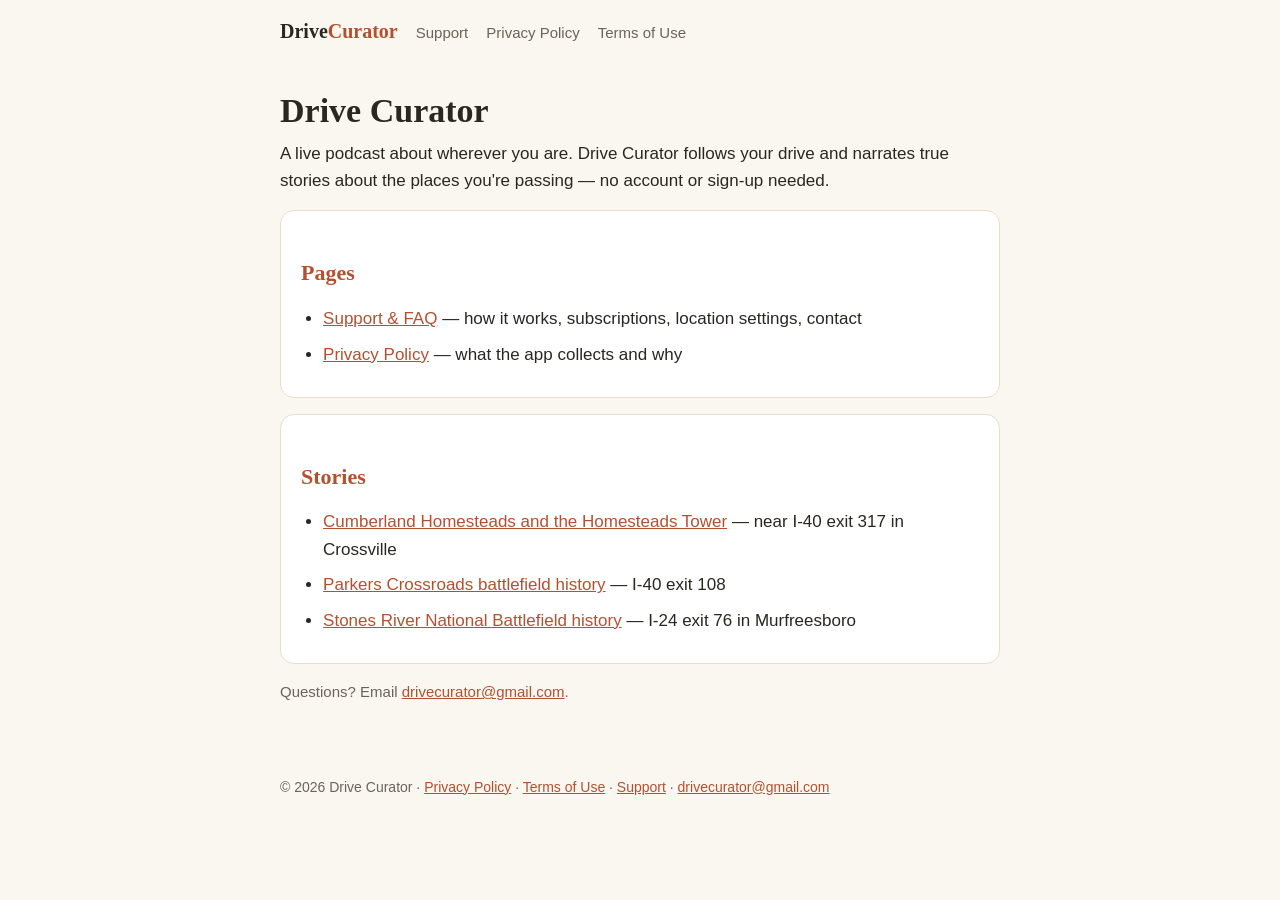
<file: index.html>
<!doctype html>
<html lang="en"><head><meta charset="utf-8"><meta name="viewport" content="width=device-width,initial-scale=1">
<title>Drive Curator</title><meta name="description" content="Drive Curator turns your drive into a live podcast about the places you pass."><link rel="stylesheet" href="style.css"></head><body>
<header class="site"><a class="brand" href="index.html">Drive<span>Curator</span></a><a class="nav" href="support.html">Support</a><a class="nav" href="privacy.html">Privacy Policy</a><a class="nav" href="terms.html">Terms of Use</a></header>
<main>

<h1>Drive Curator</h1>
<p>A live podcast about wherever you are. Drive Curator follows your drive and narrates true stories about the places you're passing &mdash; no account or sign-up needed.</p>
<div class="card">
<h2>Pages</h2>
<ul><li><a href="support.html">Support &amp; FAQ</a> &mdash; how it works, subscriptions, location settings, contact</li>
<li><a href="privacy.html">Privacy Policy</a> &mdash; what the app collects and why</li></ul>
</div>
<div class="card">
<h2>Stories</h2>
<ul><li><a href="stories/cumberland-homesteads-i40-exit-317.html">Cumberland Homesteads and the Homesteads Tower</a> &mdash; near I-40 exit 317 in Crossville</li>
<li><a href="stories/parkers-crossroads-i40-exit-108.html">Parkers Crossroads battlefield history</a> &mdash; I-40 exit 108</li>
<li><a href="stories/stones-river-battlefield-i24-exit-76.html">Stones River National Battlefield history</a> &mdash; I-24 exit 76 in Murfreesboro</li></ul>
</div>
<p class="meta">Questions? Email <a href="mailto:drivecurator@gmail.com">drivecurator@gmail.com</a>.</p>
</main>
<footer>&copy; 2026 Drive Curator &middot; <a href="privacy.html">Privacy Policy</a> &middot; <a href="terms.html">Terms of Use</a> &middot; <a href="support.html">Support</a> &middot; <a href="mailto:drivecurator@gmail.com">drivecurator@gmail.com</a></footer>
</body></html>
</file>
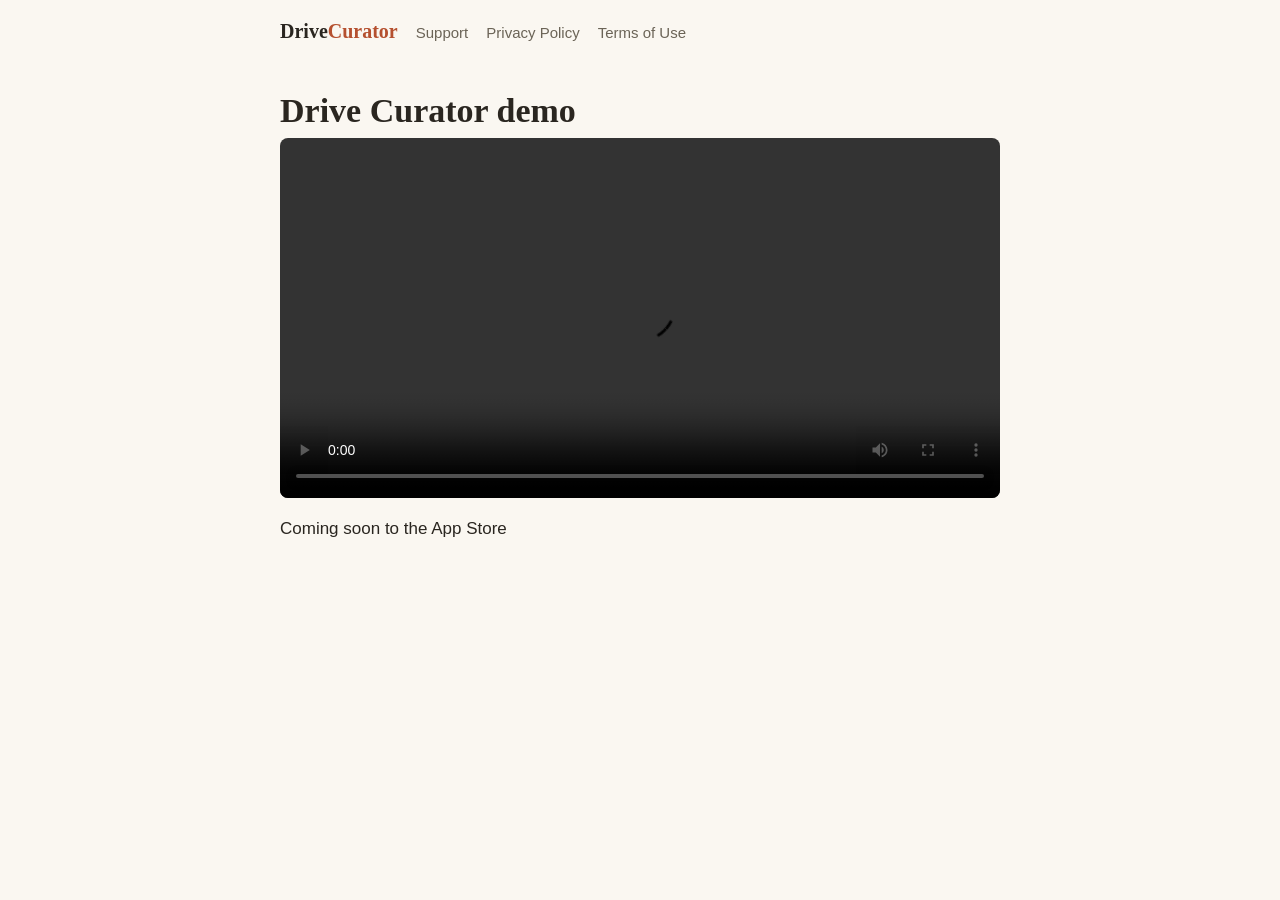
<file: demo/index.html>
<!doctype html>
<html lang="en"><head><meta charset="utf-8"><meta name="viewport" content="width=device-width,initial-scale=1">
<title>Drive Curator demo</title><meta name="description" content="Watch a short demo of Drive Curator."><link rel="canonical" href="https://drivecurator.github.io/demo/"><link rel="stylesheet" href="../style.css"></head><body>
<header class="site"><a class="brand" href="../index.html">Drive<span>Curator</span></a><a class="nav" href="../support.html">Support</a><a class="nav" href="../privacy.html">Privacy Policy</a><a class="nav" href="../terms.html">Terms of Use</a></header>
<main>
<h1>Drive Curator demo</h1>
<video src="drive-curator-demo.mp4" controls playsinline preload="metadata" style="width:100%;max-width:720px;height:auto;border-radius:8px"></video>
<p>Coming soon to the App Store</p>
</main>
</body></html>
</file>
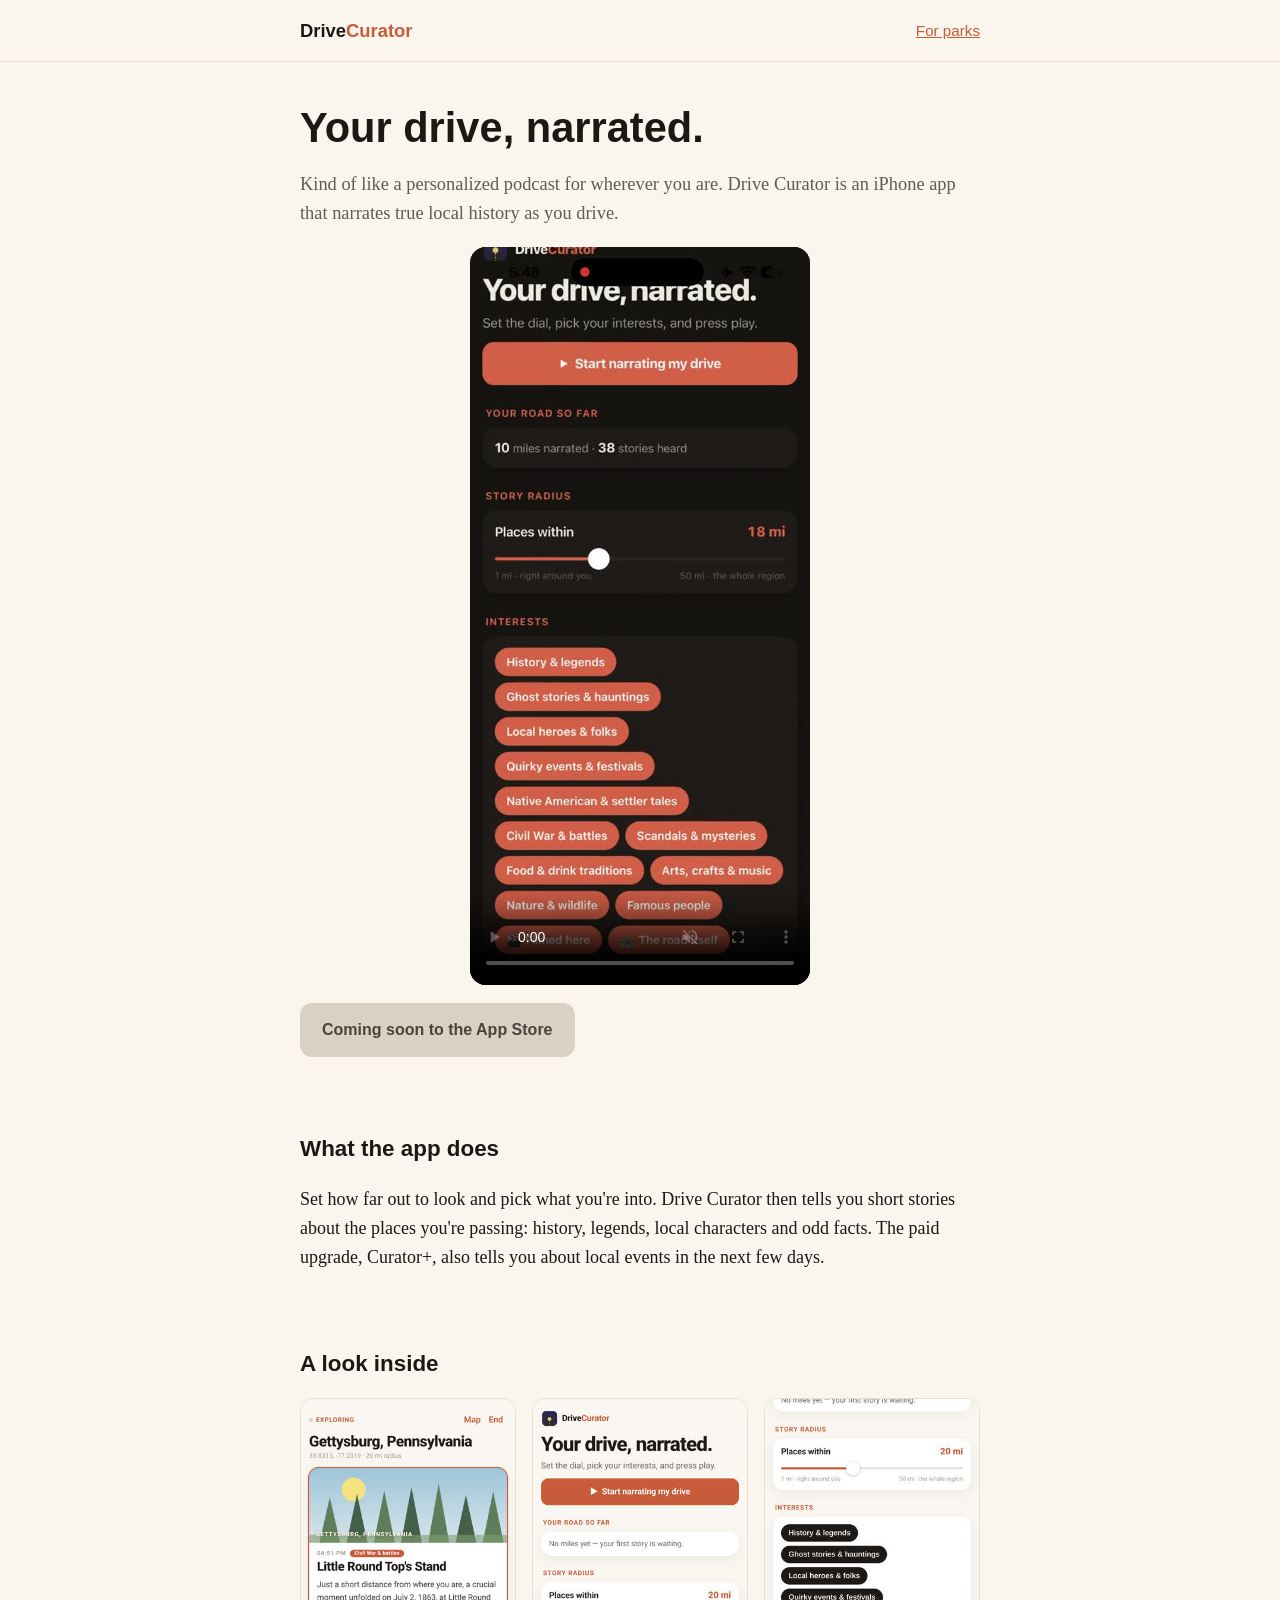
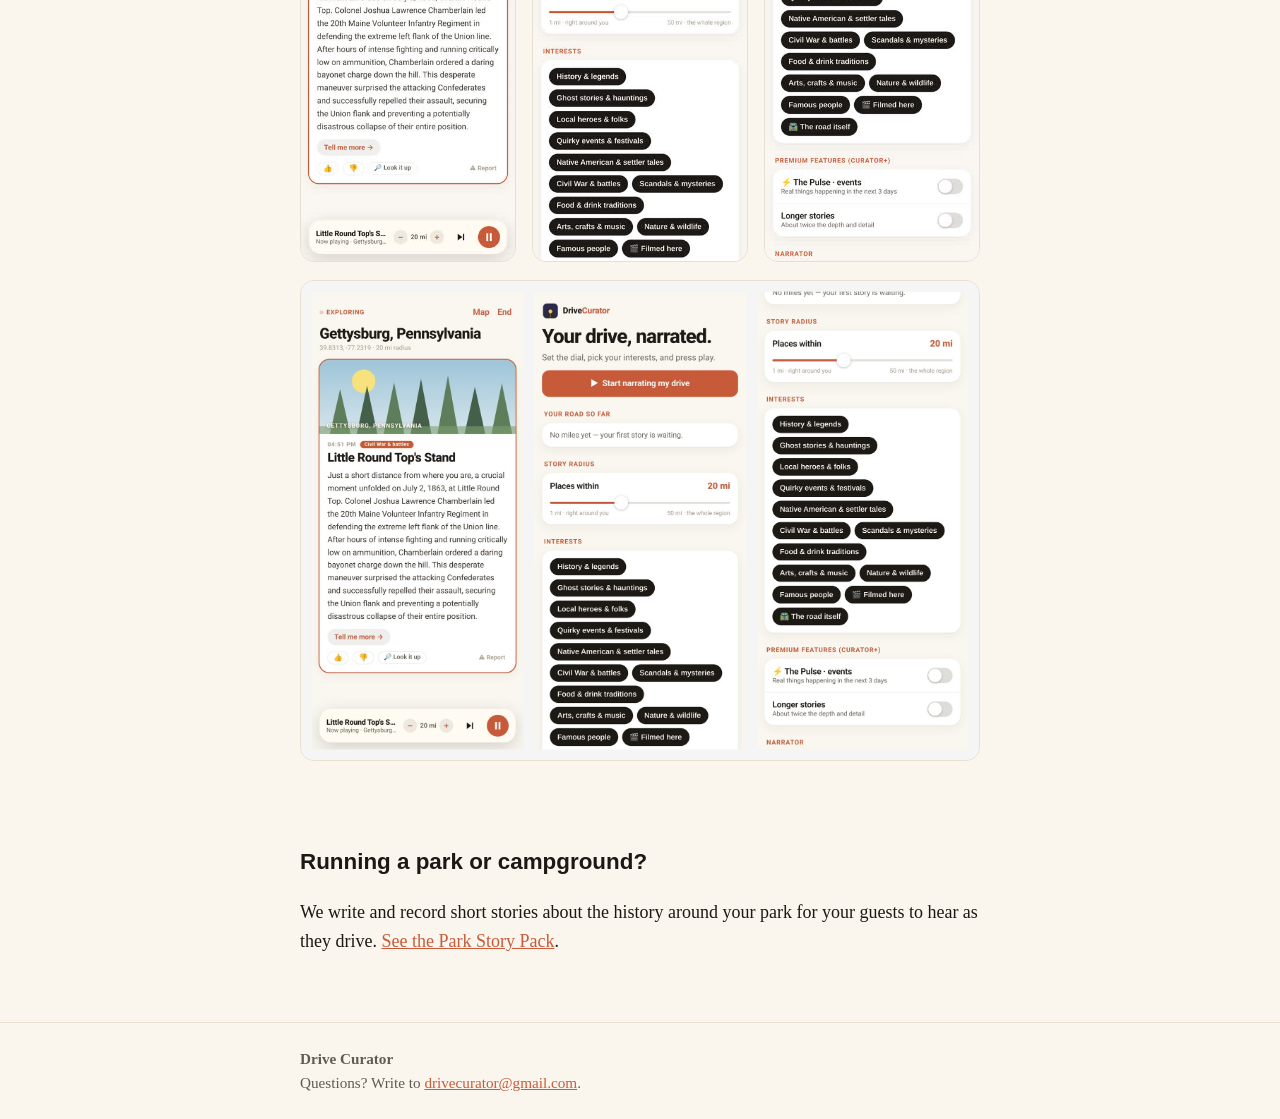
<file: preview/index.html>
<!DOCTYPE html>
<html lang="en" data-app-live="false">
<head><meta charset="utf-8"><meta name="viewport" content="width=device-width,initial-scale=1"><meta name="robots" content="noindex,nofollow">
<title>Drive Curator: stories for the road you're on</title>
<meta name="description" content="Drive Curator is an iPhone app that's kind of like a personalized podcast for wherever you are. It narrates true local history as you drive. Coming soon to the App Store.">
<link rel="stylesheet" href="style.css">
</head>
<body>
<header class="site"><div class="wrap"><a class="brand" href="./">Drive<span>Curator</span></a><nav><a href="parks/">For parks</a></nav></div></header>
<main class="wrap">
<section>
<h1>Your drive, narrated.</h1>
<p class="lead">Kind of like a personalized podcast for wherever you are. Drive Curator is an iPhone app that narrates true local history as you drive.</p>
<video class="video" controls muted playsinline preload="metadata" poster="img/poster.jpg" aria-label="Drive Curator demo video">
<source src="https://drivecurator.github.io/demo/drive-curator-demo.mp4" type="video/mp4">
Your browser can't play this video, but you can <a href="https://drivecurator.github.io/demo/drive-curator-demo.mp4">open it directly</a>.
</video>
<p><a class="btn is-disabled" data-app-store href="#" aria-disabled="true">Coming soon to the App Store</a></p>
</section>
<section>
<h2>What the app does</h2>
<p>Set how far out to look and pick what you're into. Drive Curator then tells you short stories about the places you're passing: history, legends, local characters and odd facts. The paid upgrade, Curator+, also tells you about local events in the next few days.</p>
</section>
<section>
<h2>A look inside</h2>
<div class="shots">
<img src="img/screen1.jpg" alt="A story card about the 20th Maine at Little Round Top, playing near Gettysburg, Pennsylvania" width="300" height="650" loading="lazy">
<img src="img/screen2.jpg" alt="The start screen with a story radius slider and interest choices" width="300" height="650" loading="lazy">
<img src="img/screen3.jpg" alt="Interest choices such as history and legends, ghost stories and local heroes" width="300" height="650" loading="lazy">
</div>
<p><img class="wide" src="img/app-screens.jpg" alt="Three Drive Curator screens side by side" loading="lazy"></p>
</section>
<section>
<h2>Running a park or campground?</h2>
<p>We write and record short stories about the history around your park for your guests to hear as they drive. <a href="parks/">See the Park Story Pack</a>.</p>
</section>
</main>
<footer><div class="wrap"><strong>Drive Curator</strong><br>Questions? Write to <a href="mailto:drivecurator@gmail.com">drivecurator@gmail.com</a>.</div></footer>
<script src="config.js"></script>
</body>
</html>
</file>
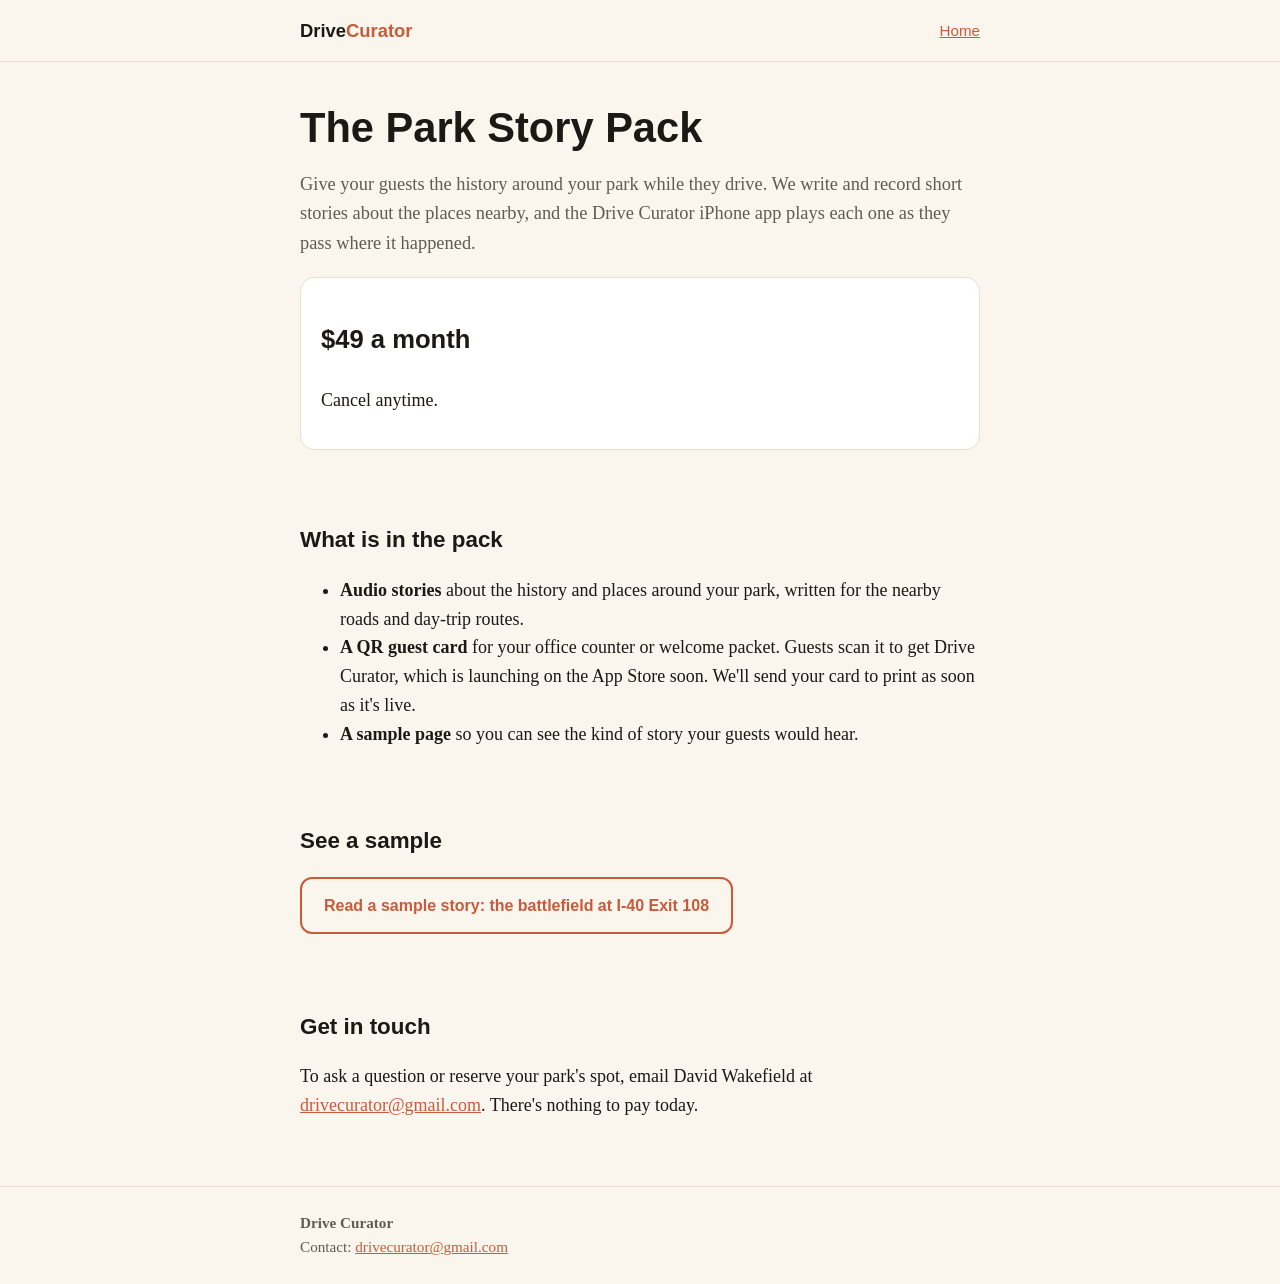
<file: preview/parks/index.html>
<!DOCTYPE html>
<html lang="en" data-app-live="false">
<head><meta charset="utf-8"><meta name="viewport" content="width=device-width,initial-scale=1"><meta name="robots" content="noindex,nofollow">
<title>Park Story Pack | Drive Curator</title>
<meta name="description" content="The Drive Curator Park Story Pack for independent RV parks and campgrounds: short audio stories about the history around your park, plus a printable QR guest card.">
<link rel="stylesheet" href="../style.css">
</head>
<body>
<header class="site"><div class="wrap"><a class="brand" href="../">Drive<span>Curator</span></a><nav><a href="../">Home</a></nav></div></header>
<main class="wrap">
<section>
<h1>The Park Story Pack</h1>
<p class="lead">Give your guests the history around your park while they drive. We write and record short stories about the places nearby, and the Drive Curator iPhone app plays each one as they pass where it happened.</p>
<div class="card"><p class="price">$49 a month</p><p>Cancel anytime.</p></div>
</section>
<section>
<h2>What is in the pack</h2>
<ul>
<li><strong>Audio stories</strong> about the history and places around your park, written for the nearby roads and day-trip routes.</li>
<li><strong>A QR guest card</strong> for your office counter or welcome packet. Guests scan it to get Drive Curator, which is launching on the App Store soon. We'll send your card to print as soon as it's live.</li>
<li><strong>A sample page</strong> so you can see the kind of story your guests would hear.</li>
</ul>
</section>
<section>
<h2>See a sample</h2>
<p><a class="btn secondary" href="https://drivecurator.github.io/stories/parkers-crossroads-i40-exit-108.html">Read a sample story: the battlefield at I-40 Exit 108</a></p>
</section>
<section>
<h2>Get in touch</h2>
<p>To ask a question or reserve your park's spot, email David Wakefield at <a href="mailto:drivecurator@gmail.com">drivecurator@gmail.com</a>. There's nothing to pay today.</p>
</section>
</main>
<footer><div class="wrap"><strong>Drive Curator</strong><br>Contact: <a href="mailto:drivecurator@gmail.com">drivecurator@gmail.com</a></div></footer>
<script src="../config.js"></script>
</body>
</html>
</file>
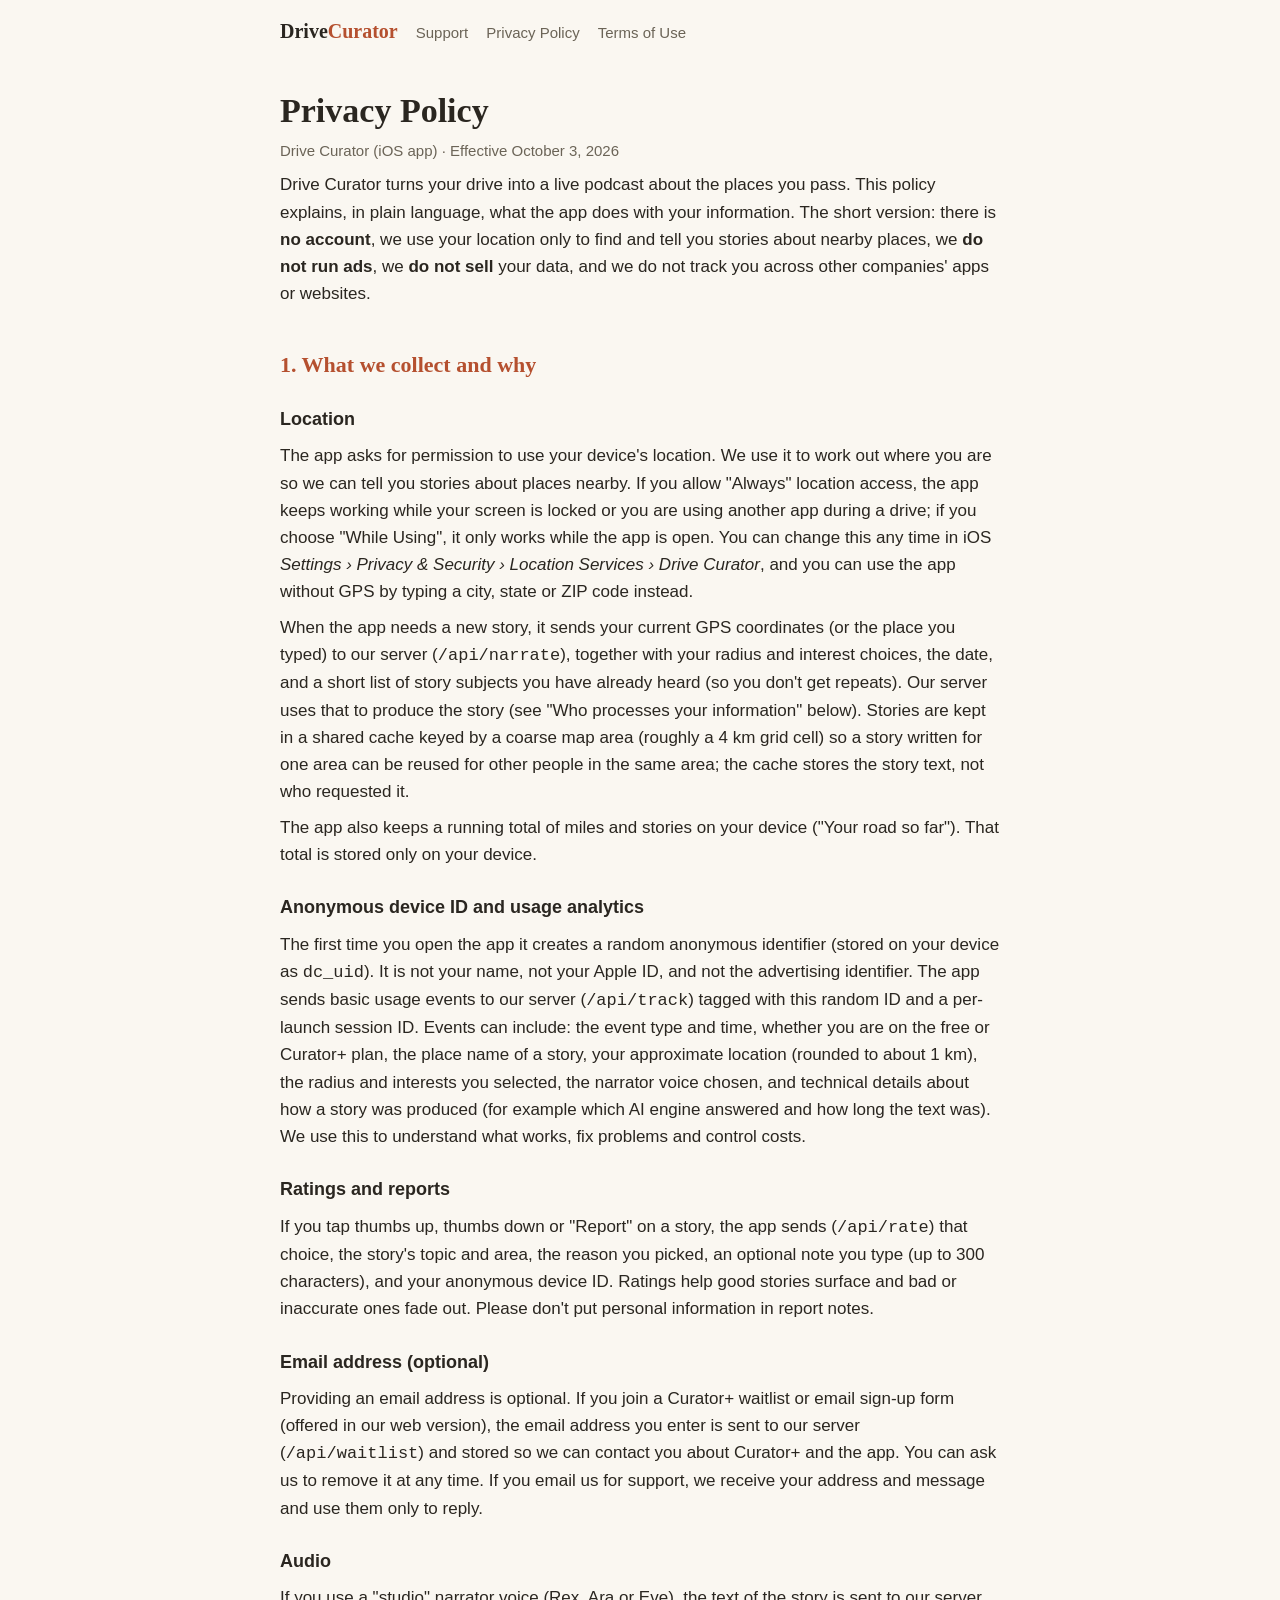
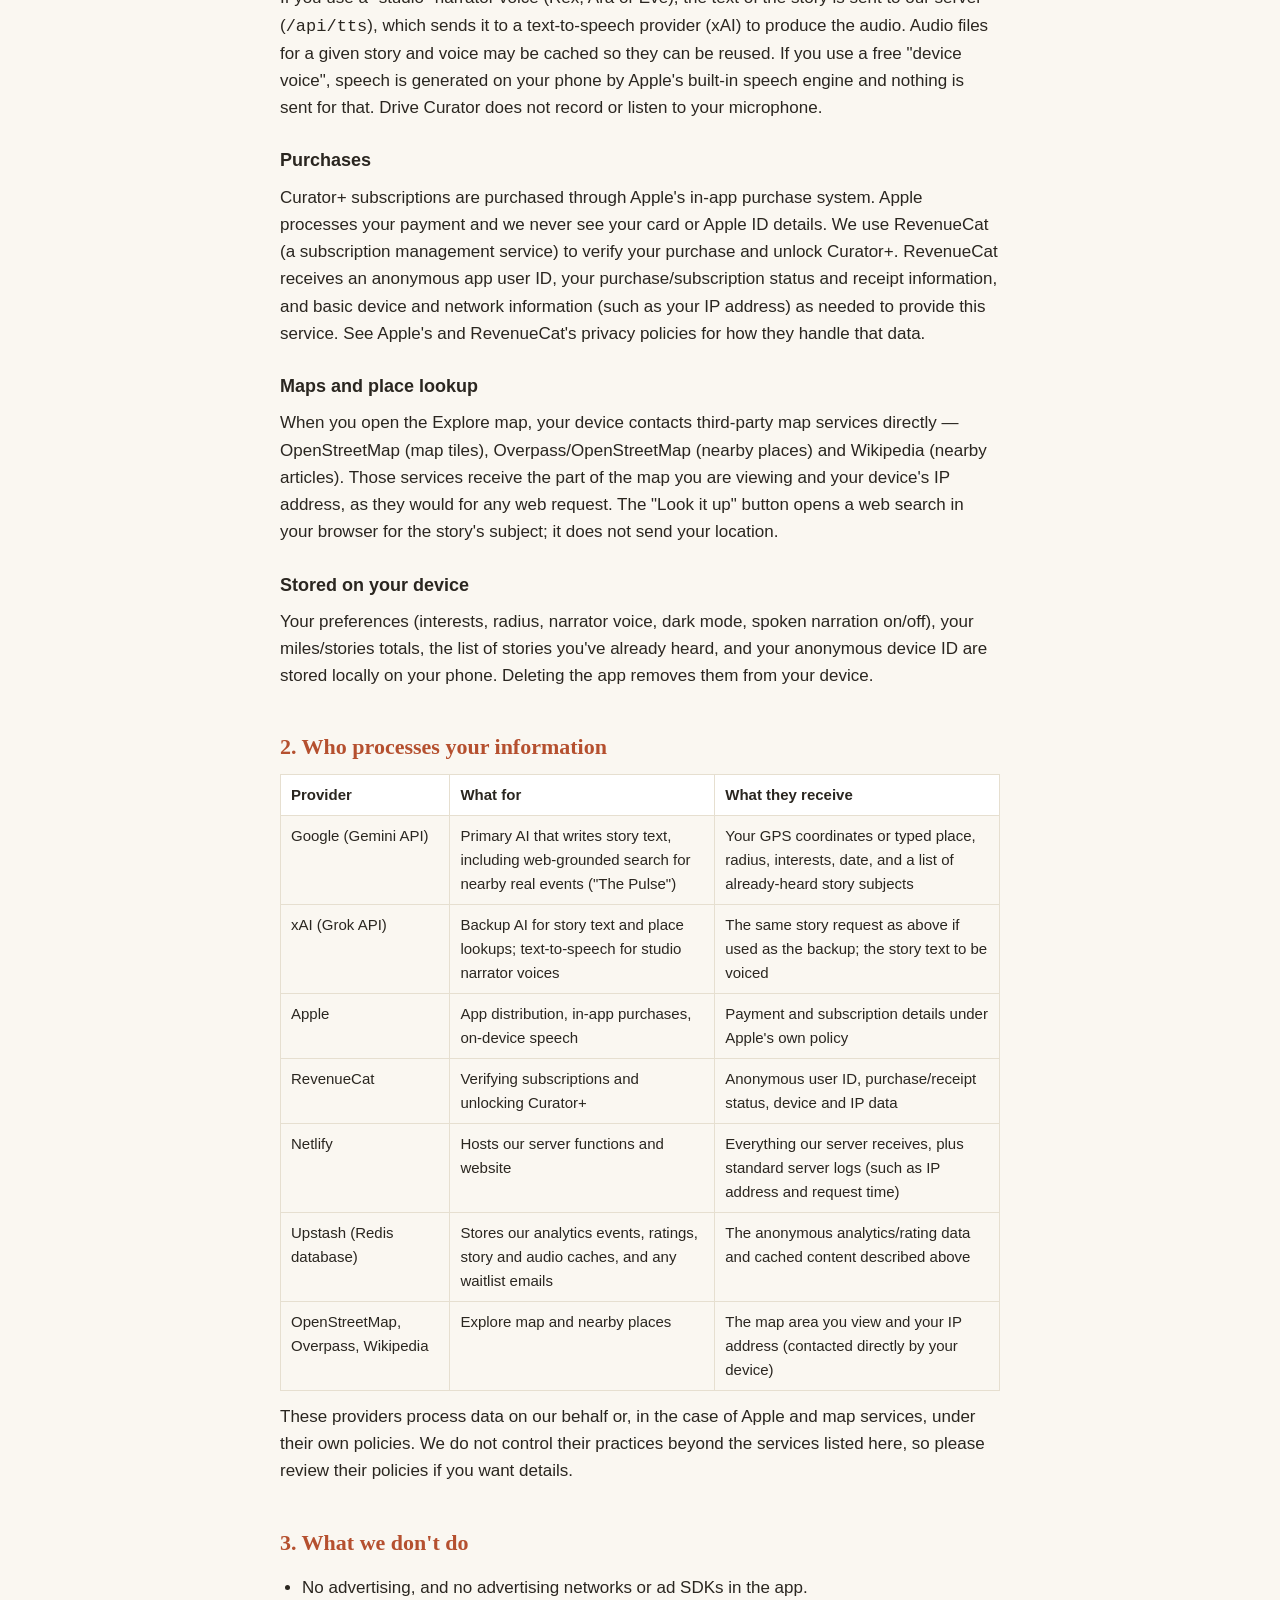
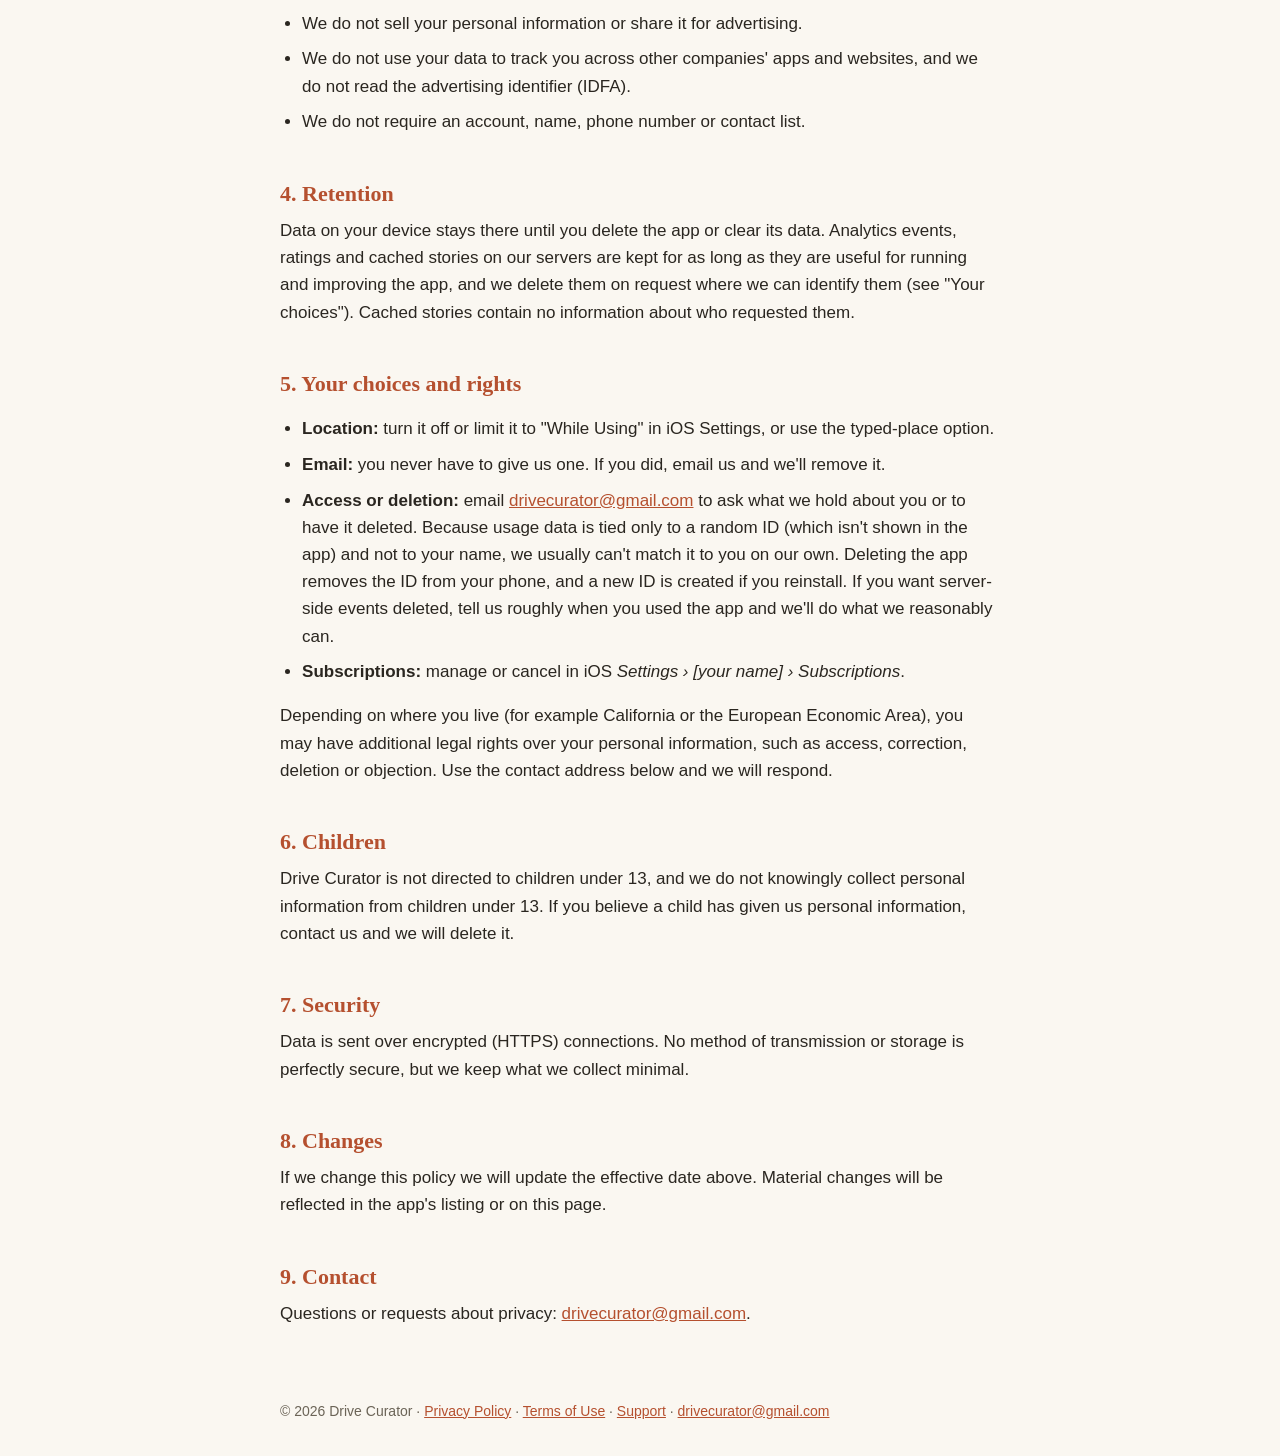
<file: privacy.html>
<!doctype html>
<html lang="en"><head><meta charset="utf-8"><meta name="viewport" content="width=device-width,initial-scale=1">
<title>Privacy Policy &ndash; Drive Curator</title><meta name="description" content="What Drive Curator collects, why, and who processes it."><link rel="stylesheet" href="style.css"></head><body>
<header class="site"><a class="brand" href="index.html">Drive<span>Curator</span></a><a class="nav" href="support.html">Support</a><a class="nav" href="privacy.html">Privacy Policy</a><a class="nav" href="terms.html">Terms of Use</a></header>
<main>

<h1>Privacy Policy</h1>
<p class="meta">Drive Curator (iOS app) &middot; Effective October 3, 2026</p>

<p>Drive Curator turns your drive into a live podcast about the places you pass. This policy explains, in plain language, what the app does with your information. The short version: there is <b>no account</b>, we use your location only to find and tell you stories about nearby places, we <b>do not run ads</b>, we <b>do not sell</b> your data, and we do not track you across other companies' apps or websites.</p>

<h2>1. What we collect and why</h2>

<h3>Location</h3>
<p>The app asks for permission to use your device's location. We use it to work out where you are so we can tell you stories about places nearby. If you allow "Always" location access, the app keeps working while your screen is locked or you are using another app during a drive; if you choose "While Using", it only works while the app is open. You can change this any time in iOS <i>Settings &rsaquo; Privacy &amp; Security &rsaquo; Location Services &rsaquo; Drive Curator</i>, and you can use the app without GPS by typing a city, state or ZIP code instead.</p>
<p>When the app needs a new story, it sends your current GPS coordinates (or the place you typed) to our server (<code>/api/narrate</code>), together with your radius and interest choices, the date, and a short list of story subjects you have already heard (so you don't get repeats). Our server uses that to produce the story (see "Who processes your information" below). Stories are kept in a shared cache keyed by a coarse map area (roughly a 4&nbsp;km grid cell) so a story written for one area can be reused for other people in the same area; the cache stores the story text, not who requested it.</p>
<p>The app also keeps a running total of miles and stories on your device ("Your road so far"). That total is stored only on your device.</p>

<h3>Anonymous device ID and usage analytics</h3>
<p>The first time you open the app it creates a random anonymous identifier (stored on your device as <code>dc_uid</code>). It is not your name, not your Apple ID, and not the advertising identifier. The app sends basic usage events to our server (<code>/api/track</code>) tagged with this random ID and a per-launch session ID. Events can include: the event type and time, whether you are on the free or Curator+ plan, the place name of a story, your approximate location (rounded to about 1&nbsp;km), the radius and interests you selected, the narrator voice chosen, and technical details about how a story was produced (for example which AI engine answered and how long the text was). We use this to understand what works, fix problems and control costs.</p>

<h3>Ratings and reports</h3>
<p>If you tap thumbs up, thumbs down or "Report" on a story, the app sends (<code>/api/rate</code>) that choice, the story's topic and area, the reason you picked, an optional note you type (up to 300 characters), and your anonymous device ID. Ratings help good stories surface and bad or inaccurate ones fade out. Please don't put personal information in report notes.</p>

<h3>Email address (optional)</h3>
<p>Providing an email address is optional. If you join a Curator+ waitlist or email sign-up form (offered in our web version), the email address you enter is sent to our server (<code>/api/waitlist</code>) and stored so we can contact you about Curator+ and the app. You can ask us to remove it at any time. If you email us for support, we receive your address and message and use them only to reply.</p>

<h3>Audio</h3>
<p>If you use a "studio" narrator voice (Rex, Ara or Eve), the text of the story is sent to our server (<code>/api/tts</code>), which sends it to a text-to-speech provider (xAI) to produce the audio. Audio files for a given story and voice may be cached so they can be reused. If you use a free "device voice", speech is generated on your phone by Apple's built-in speech engine and nothing is sent for that. Drive Curator does not record or listen to your microphone.</p>

<h3>Purchases</h3>
<p>Curator+ subscriptions are purchased through Apple's in-app purchase system. Apple processes your payment and we never see your card or Apple ID details. We use RevenueCat (a subscription management service) to verify your purchase and unlock Curator+. RevenueCat receives an anonymous app user ID, your purchase/subscription status and receipt information, and basic device and network information (such as your IP address) as needed to provide this service. See Apple's and RevenueCat's privacy policies for how they handle that data.</p>

<h3>Maps and place lookup</h3>
<p>When you open the Explore map, your device contacts third-party map services directly &mdash; OpenStreetMap (map tiles), Overpass/OpenStreetMap (nearby places) and Wikipedia (nearby articles). Those services receive the part of the map you are viewing and your device's IP address, as they would for any web request. The "Look it up" button opens a web search in your browser for the story's subject; it does not send your location.</p>

<h3>Stored on your device</h3>
<p>Your preferences (interests, radius, narrator voice, dark mode, spoken narration on/off), your miles/stories totals, the list of stories you've already heard, and your anonymous device ID are stored locally on your phone. Deleting the app removes them from your device.</p>

<h2>2. Who processes your information</h2>
<table>
<tr><th>Provider</th><th>What for</th><th>What they receive</th></tr>
<tr><td>Google (Gemini API)</td><td>Primary AI that writes story text, including web-grounded search for nearby real events ("The Pulse")</td><td>Your GPS coordinates or typed place, radius, interests, date, and a list of already-heard story subjects</td></tr>
<tr><td>xAI (Grok API)</td><td>Backup AI for story text and place lookups; text-to-speech for studio narrator voices</td><td>The same story request as above if used as the backup; the story text to be voiced</td></tr>
<tr><td>Apple</td><td>App distribution, in-app purchases, on-device speech</td><td>Payment and subscription details under Apple's own policy</td></tr>
<tr><td>RevenueCat</td><td>Verifying subscriptions and unlocking Curator+</td><td>Anonymous user ID, purchase/receipt status, device and IP data</td></tr>
<tr><td>Netlify</td><td>Hosts our server functions and website</td><td>Everything our server receives, plus standard server logs (such as IP address and request time)</td></tr>
<tr><td>Upstash (Redis database)</td><td>Stores our analytics events, ratings, story and audio caches, and any waitlist emails</td><td>The anonymous analytics/rating data and cached content described above</td></tr>
<tr><td>OpenStreetMap, Overpass, Wikipedia</td><td>Explore map and nearby places</td><td>The map area you view and your IP address (contacted directly by your device)</td></tr>
</table>
<p>These providers process data on our behalf or, in the case of Apple and map services, under their own policies. We do not control their practices beyond the services listed here, so please review their policies if you want details.</p>

<h2>3. What we don't do</h2>
<ul>
<li>No advertising, and no advertising networks or ad SDKs in the app.</li>
<li>We do not sell your personal information or share it for advertising.</li>
<li>We do not use your data to track you across other companies' apps and websites, and we do not read the advertising identifier (IDFA).</li>
<li>We do not require an account, name, phone number or contact list.</li>
</ul>

<h2>4. Retention</h2>
<p>Data on your device stays there until you delete the app or clear its data. Analytics events, ratings and cached stories on our servers are kept for as long as they are useful for running and improving the app, and we delete them on request where we can identify them (see "Your choices"). Cached stories contain no information about who requested them.</p>

<h2>5. Your choices and rights</h2>
<ul>
<li><b>Location:</b> turn it off or limit it to "While Using" in iOS Settings, or use the typed-place option.</li>
<li><b>Email:</b> you never have to give us one. If you did, email us and we'll remove it.</li>
<li><b>Access or deletion:</b> email <a href="mailto:drivecurator@gmail.com">drivecurator@gmail.com</a> to ask what we hold about you or to have it deleted. Because usage data is tied only to a random ID (which isn't shown in the app) and not to your name, we usually can't match it to you on our own. Deleting the app removes the ID from your phone, and a new ID is created if you reinstall. If you want server-side events deleted, tell us roughly when you used the app and we'll do what we reasonably can.</li>
<li><b>Subscriptions:</b> manage or cancel in iOS <i>Settings &rsaquo; [your name] &rsaquo; Subscriptions</i>.</li>
</ul>
<p>Depending on where you live (for example California or the European Economic Area), you may have additional legal rights over your personal information, such as access, correction, deletion or objection. Use the contact address below and we will respond.</p>

<h2>6. Children</h2>
<p>Drive Curator is not directed to children under 13, and we do not knowingly collect personal information from children under 13. If you believe a child has given us personal information, contact us and we will delete it.</p>

<h2>7. Security</h2>
<p>Data is sent over encrypted (HTTPS) connections. No method of transmission or storage is perfectly secure, but we keep what we collect minimal.</p>

<h2>8. Changes</h2>
<p>If we change this policy we will update the effective date above. Material changes will be reflected in the app's listing or on this page.</p>

<h2>9. Contact</h2>
<p>Questions or requests about privacy: <a href="mailto:drivecurator@gmail.com">drivecurator@gmail.com</a>.</p>
</main>
<footer>&copy; 2026 Drive Curator &middot; <a href="privacy.html">Privacy Policy</a> &middot; <a href="terms.html">Terms of Use</a> &middot; <a href="support.html">Support</a> &middot; <a href="mailto:drivecurator@gmail.com">drivecurator@gmail.com</a></footer>
</body></html>
</file>
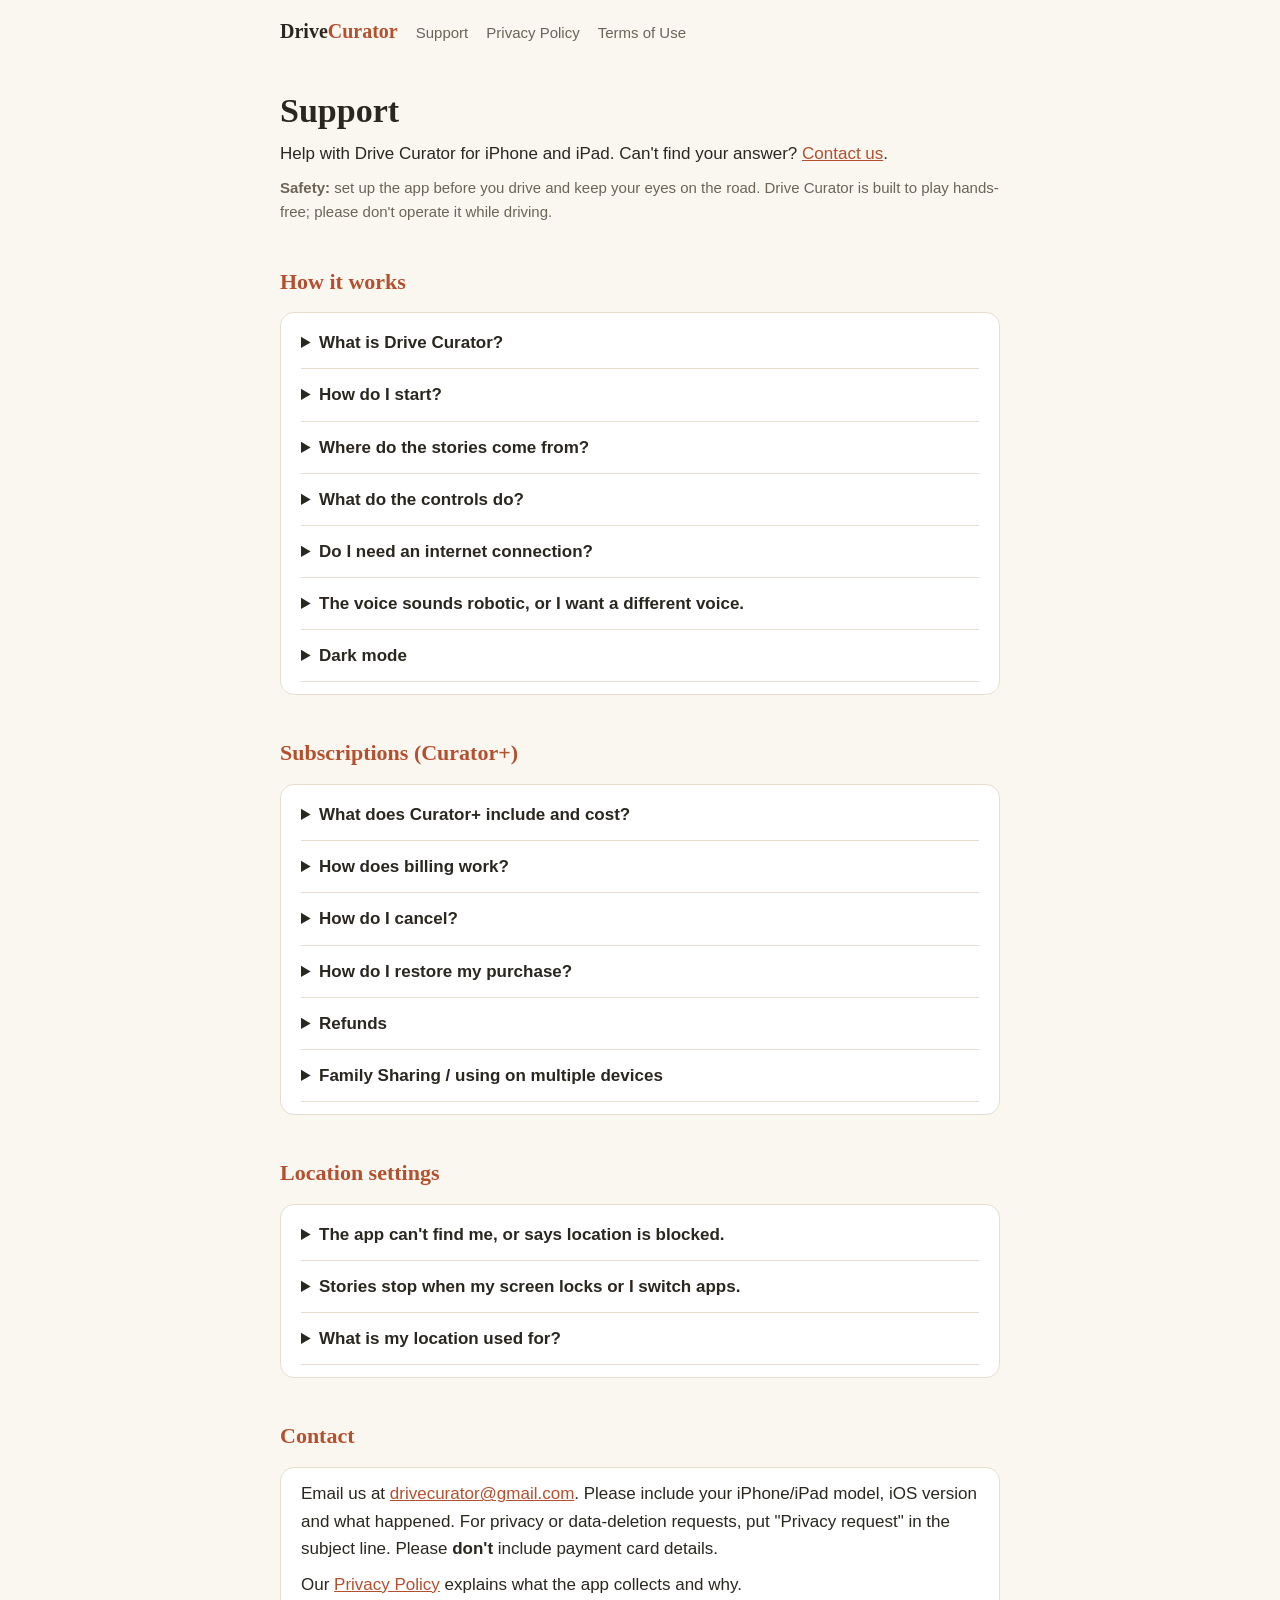
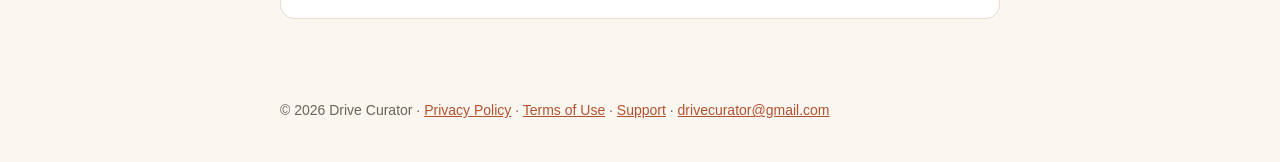
<file: support.html>
<!doctype html>
<html lang="en"><head><meta charset="utf-8"><meta name="viewport" content="width=device-width,initial-scale=1">
<title>Support &ndash; Drive Curator</title><meta name="description" content="Help for Drive Curator: how it works, subscriptions, location settings and contact."><link rel="stylesheet" href="style.css"></head><body>
<header class="site"><a class="brand" href="index.html">Drive<span>Curator</span></a><a class="nav" href="support.html">Support</a><a class="nav" href="privacy.html">Privacy Policy</a><a class="nav" href="terms.html">Terms of Use</a></header>
<main>

<h1>Support</h1>
<p>Help with Drive Curator for iPhone and iPad. Can't find your answer? <a href="#contact">Contact us</a>.</p>
<p class="meta"><b>Safety:</b> set up the app before you drive and keep your eyes on the road. Drive Curator is built to play hands-free; please don't operate it while driving.</p>

<h2>How it works</h2>
<div class="card">
<details><summary>What is Drive Curator?</summary><p>A live podcast about wherever you are. It uses your location to find true stories about the places you're passing &mdash; history, legends, local heroes, quirky events, food traditions and more &mdash; and narrates them out loud, one after another, like a podcast.</p></details>
<details><summary>How do I start?</summary><p>Open the app, tap <b>Start exploring</b>, set the radius and the interests you like, and tap <b>Start narrating my drive</b>. Allow location when iOS asks. No account or sign-up is needed. To hear stories about somewhere you're not, type a city, state or ZIP in the box at the bottom of the home screen and tap Go.</p></details>
<details><summary>Where do the stories come from?</summary><p>Stories are written by AI from information about real places and then read aloud. We ask the AI to tell only things it can confirm, but AI can make mistakes. If something sounds wrong, tap <b>Report</b> on the story card so we can pull it. Tap <b>Look it up</b> to search the topic yourself, or <b>Tell me more</b> for a deeper dive.</p></details>
<details><summary>What do the controls do?</summary><p>Thumbs up/down tell us which stories you like. The radius control on the player changes how far away the app looks for places (1&ndash;50 miles). Use the pause and skip buttons on the player, or your car's steering-wheel controls over Bluetooth or CarPlay audio.</p></details>
<details><summary>Do I need an internet connection?</summary><p>Yes. Stories and studio voices are generated and delivered online, so you need a data connection. Free device voices read each story on your phone, but the story itself still has to be downloaded first.</p></details>
<details><summary>The voice sounds robotic, or I want a different voice.</summary><p>On the home screen under <b>Narrator</b> you can choose a studio voice (Rex, Ara or Eve) or a free voice built into your phone via <b>Device voice</b>. You can add better-sounding free voices in iOS <i>Settings &rsaquo; Accessibility &rsaquo; Spoken Content &rsaquo; Voices</i>. A limited number of studio-voice stories are free to try; Curator+ unlocks them all.</p></details>
<details><summary>Dark mode</summary><p>Turn on <b>Dark mode</b> in the Narrator section of the home screen.</p></details>
</div>

<h2>Subscriptions (Curator+)</h2>
<div class="card">
<details><summary>What does Curator+ include and cost?</summary><p>Curator+ includes all three studio narrators (Rex, Ara and Eve), longer and richer stories, and The Pulse (real local events happening in the next few days). It costs <b>$5.99 per month</b> or <b>$39.99 per year</b> (prices may vary by country and are shown in the app before you buy).</p></details>
<details><summary>How does billing work?</summary><p>Payment is charged to your Apple ID at confirmation of purchase. Subscriptions renew automatically unless cancelled at least 24 hours before the end of the current period. Your account is charged for renewal within 24 hours before the end of the current period.</p></details>
<details><summary>How do I cancel?</summary><p>Cancel in iOS: open <b>Settings</b>, tap your name, then <b>Subscriptions</b>, choose Drive Curator and tap <b>Cancel Subscription</b>. You can also use the App Store app (tap your profile picture &rsaquo; Subscriptions). Deleting the app does <i>not</i> cancel your subscription. You keep Curator+ until the end of the period you already paid for.</p></details>
<details><summary>How do I restore my purchase?</summary><p>On a new phone or after reinstalling, sign in with the same Apple ID, open the Curator+ screen (tap one of the premium toggles on the home screen) and tap <b>Restore purchases</b>.</p></details>
<details><summary>Refunds</summary><p>Purchases are handled by Apple, so refund requests go through Apple at <a href="https://reportaproblem.apple.com">reportaproblem.apple.com</a>.</p></details>
<details><summary>Family Sharing / using on multiple devices</summary><p>Curator+ is tied to your Apple ID. Use <b>Restore purchases</b> on any other device signed in with the same Apple ID.</p></details>
</div>

<h2>Location settings</h2>
<div class="card">
<details><summary>The app can't find me, or says location is blocked.</summary><p>Open iOS <b>Settings &rsaquo; Privacy &amp; Security &rsaquo; Location Services</b>, make sure Location Services is on, tap <b>Drive Curator</b> and choose <b>While Using the App</b> or <b>Always</b>. Also check that <b>Precise Location</b> is on. Then reopen the app and tap play. Or just type a city, state or ZIP on the home screen &mdash; that needs no GPS at all.</p></details>
<details><summary>Stories stop when my screen locks or I switch apps.</summary><p>Choose <b>Always</b> for location in iOS Settings &rsaquo; Privacy &amp; Security &rsaquo; Location Services &rsaquo; Drive Curator. This lets the app keep following your drive in the background. With <b>While Using</b>, it works only while the app is open on screen. Also make sure Low Power Mode is off and that you haven't force-quit the app.</p></details>
<details><summary>What is my location used for?</summary><p>Only to find stories near you and to estimate miles driven. See the <a href="privacy.html">Privacy Policy</a> for exactly what is sent and to whom.</p></details>
</div>

<h2 id="contact">Contact</h2>
<div class="card">
<p>Email us at <a href="mailto:drivecurator@gmail.com">drivecurator@gmail.com</a>. Please include your iPhone/iPad model, iOS version and what happened. For privacy or data-deletion requests, put "Privacy request" in the subject line. Please <b>don't</b> include payment card details.</p>
<p>Our <a href="privacy.html">Privacy Policy</a> explains what the app collects and why.</p>
</div>
</main>
<footer>&copy; 2026 Drive Curator &middot; <a href="privacy.html">Privacy Policy</a> &middot; <a href="terms.html">Terms of Use</a> &middot; <a href="support.html">Support</a> &middot; <a href="mailto:drivecurator@gmail.com">drivecurator@gmail.com</a></footer>
</body></html>
</file>
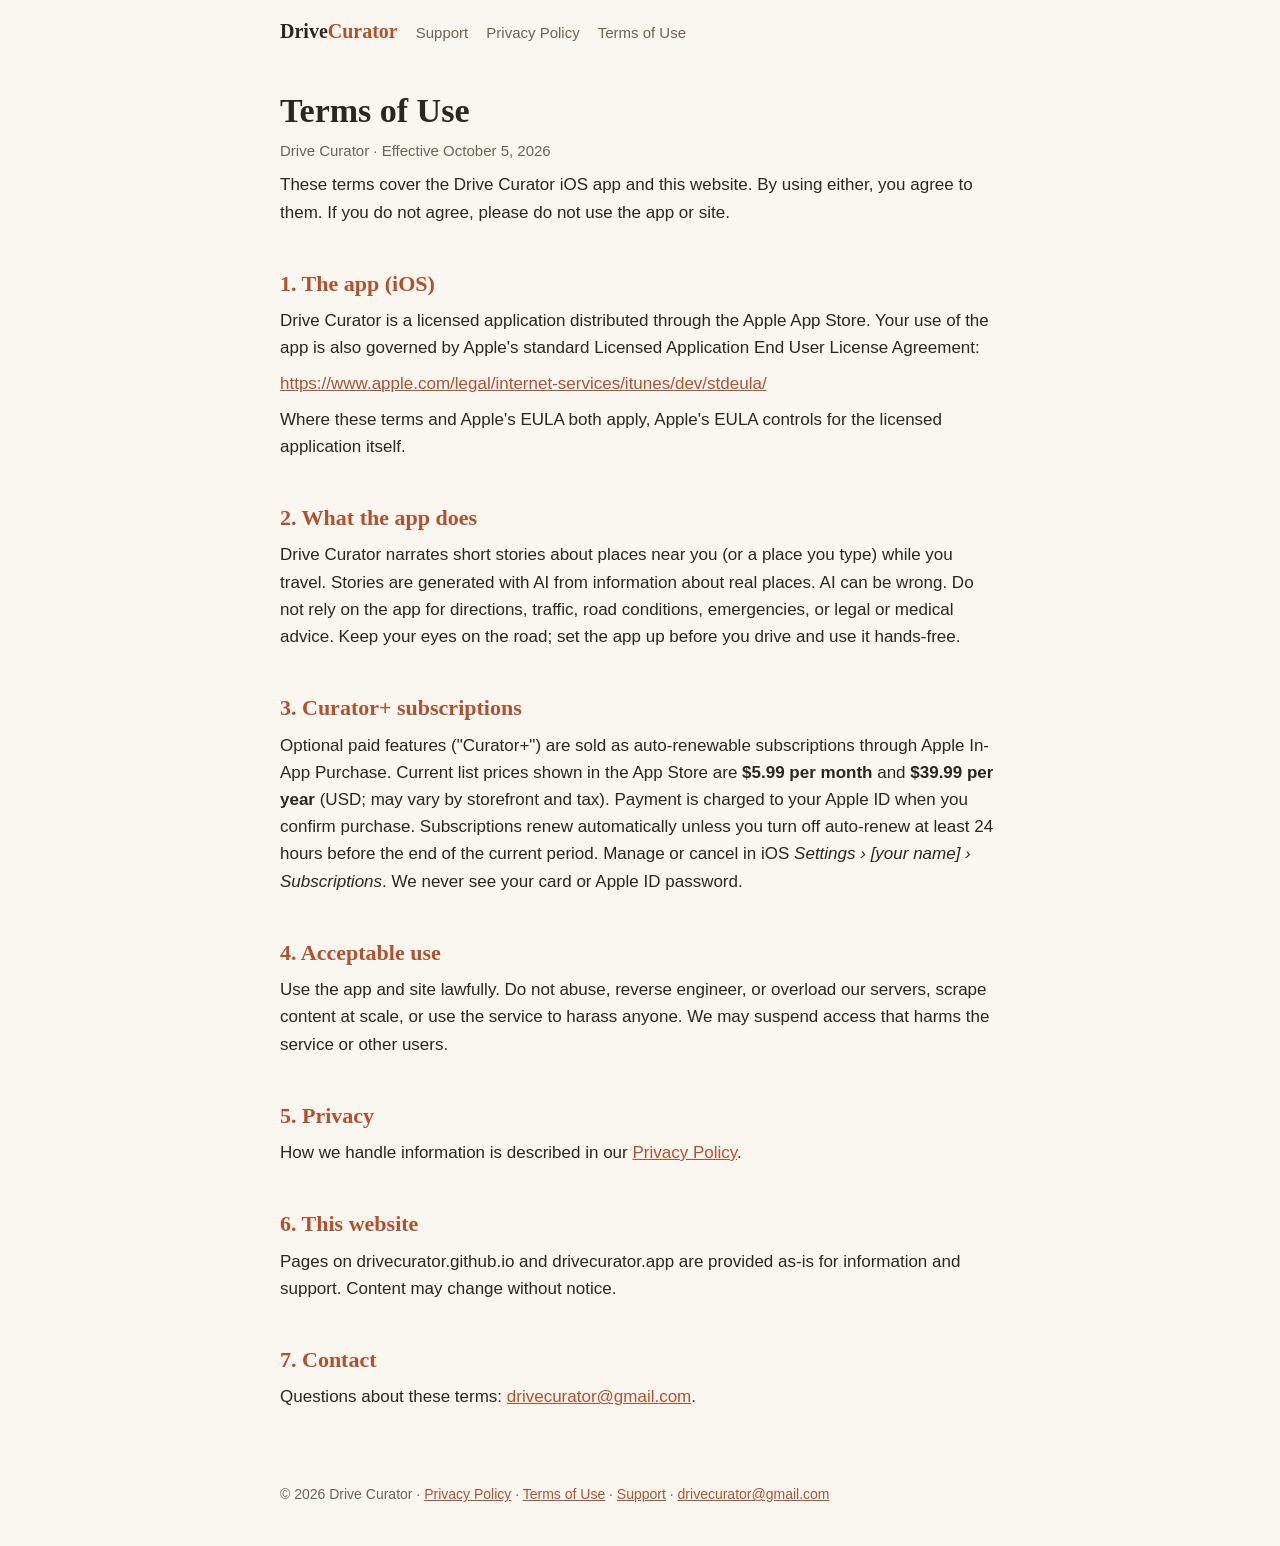
<file: terms.html>
<!doctype html>
<html lang="en"><head><meta charset="utf-8"><meta name="viewport" content="width=device-width,initial-scale=1">
<title>Terms of Use &ndash; Drive Curator</title><meta name="description" content="Terms of use for the Drive Curator app and website."><link rel="stylesheet" href="style.css"></head><body>
<header class="site"><a class="brand" href="index.html">Drive<span>Curator</span></a><a class="nav" href="support.html">Support</a><a class="nav" href="privacy.html">Privacy Policy</a><a class="nav" href="terms.html">Terms of Use</a></header>
<main>

<h1>Terms of Use</h1>
<p class="meta">Drive Curator &middot; Effective October 5, 2026</p>

<p>These terms cover the Drive Curator iOS app and this website. By using either, you agree to them. If you do not agree, please do not use the app or site.</p>

<h2>1. The app (iOS)</h2>
<p>Drive Curator is a licensed application distributed through the Apple App Store. Your use of the app is also governed by Apple's standard Licensed Application End User License Agreement:</p>
<p><a href="https://www.apple.com/legal/internet-services/itunes/dev/stdeula/">https://www.apple.com/legal/internet-services/itunes/dev/stdeula/</a></p>
<p>Where these terms and Apple's EULA both apply, Apple's EULA controls for the licensed application itself.</p>

<h2>2. What the app does</h2>
<p>Drive Curator narrates short stories about places near you (or a place you type) while you travel. Stories are generated with AI from information about real places. AI can be wrong. Do not rely on the app for directions, traffic, road conditions, emergencies, or legal or medical advice. Keep your eyes on the road; set the app up before you drive and use it hands-free.</p>

<h2>3. Curator+ subscriptions</h2>
<p>Optional paid features ("Curator+") are sold as auto-renewable subscriptions through Apple In-App Purchase. Current list prices shown in the App Store are <b>$5.99 per month</b> and <b>$39.99 per year</b> (USD; may vary by storefront and tax). Payment is charged to your Apple ID when you confirm purchase. Subscriptions renew automatically unless you turn off auto-renew at least 24 hours before the end of the current period. Manage or cancel in iOS <i>Settings &rsaquo; [your name] &rsaquo; Subscriptions</i>. We never see your card or Apple ID password.</p>

<h2>4. Acceptable use</h2>
<p>Use the app and site lawfully. Do not abuse, reverse engineer, or overload our servers, scrape content at scale, or use the service to harass anyone. We may suspend access that harms the service or other users.</p>

<h2>5. Privacy</h2>
<p>How we handle information is described in our <a href="privacy.html">Privacy Policy</a>.</p>

<h2>6. This website</h2>
<p>Pages on drivecurator.github.io and drivecurator.app are provided as-is for information and support. Content may change without notice.</p>

<h2>7. Contact</h2>
<p>Questions about these terms: <a href="mailto:drivecurator@gmail.com">drivecurator@gmail.com</a>.</p>
</main>
<footer>&copy; 2026 Drive Curator &middot; <a href="privacy.html">Privacy Policy</a> &middot; <a href="terms.html">Terms of Use</a> &middot; <a href="support.html">Support</a> &middot; <a href="mailto:drivecurator@gmail.com">drivecurator@gmail.com</a></footer>
</body></html>
</file>
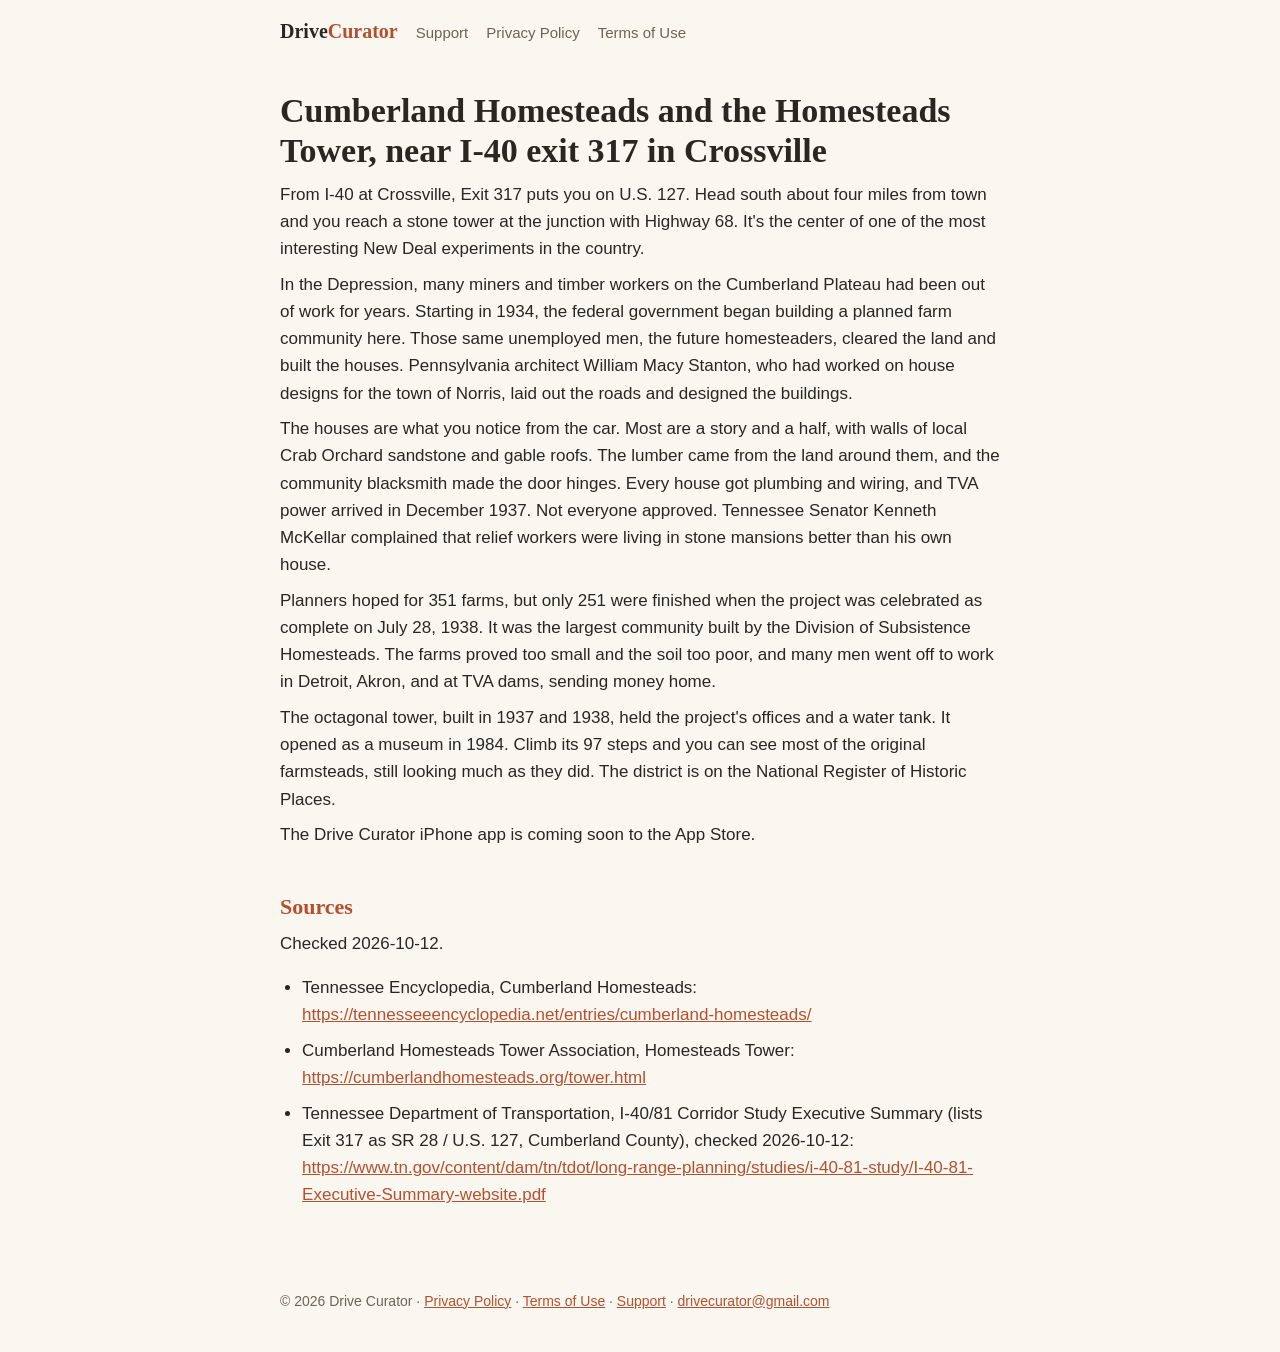
<file: stories/cumberland-homesteads-i40-exit-317.html>
<!doctype html>
<html lang="en"><head><meta charset="utf-8"><meta name="viewport" content="width=device-width,initial-scale=1">
<title>Cumberland Homesteads and the Homesteads Tower, near I-40 exit 317 in Crossville &ndash; Drive Curator</title><meta name="description" content="From I-40 at Crossville, Exit 317 puts you on U.S. 127. Head south about four miles from town and you reach a stone tower at the junction with Highway 68. It&#x27;s the center of one of the most interesting New Deal experiments in the country."><link rel="canonical" href="https://drivecurator.github.io/stories/cumberland-homesteads-i40-exit-317.html"><link rel="stylesheet" href="../style.css"></head><body>
<header class="site"><a class="brand" href="../index.html">Drive<span>Curator</span></a><a class="nav" href="../support.html">Support</a><a class="nav" href="../privacy.html">Privacy Policy</a><a class="nav" href="../terms.html">Terms of Use</a></header>
<main>

<h1>Cumberland Homesteads and the Homesteads Tower, near I-40 exit 317 in Crossville</h1>
<p>From I-40 at Crossville, Exit 317 puts you on U.S. 127. Head south about four miles from town and you reach a stone tower at the junction with Highway 68. It's the center of one of the most interesting New Deal experiments in the country.</p>
<p>In the Depression, many miners and timber workers on the Cumberland Plateau had been out of work for years. Starting in 1934, the federal government began building a planned farm community here. Those same unemployed men, the future homesteaders, cleared the land and built the houses. Pennsylvania architect William Macy Stanton, who had worked on house designs for the town of Norris, laid out the roads and designed the buildings.</p>
<p>The houses are what you notice from the car. Most are a story and a half, with walls of local Crab Orchard sandstone and gable roofs. The lumber came from the land around them, and the community blacksmith made the door hinges. Every house got plumbing and wiring, and TVA power arrived in December 1937. Not everyone approved. Tennessee Senator Kenneth McKellar complained that relief workers were living in stone mansions better than his own house.</p>
<p>Planners hoped for 351 farms, but only 251 were finished when the project was celebrated as complete on July 28, 1938. It was the largest community built by the Division of Subsistence Homesteads. The farms proved too small and the soil too poor, and many men went off to work in Detroit, Akron, and at TVA dams, sending money home.</p>
<p>The octagonal tower, built in 1937 and 1938, held the project's offices and a water tank. It opened as a museum in 1984. Climb its 97 steps and you can see most of the original farmsteads, still looking much as they did. The district is on the National Register of Historic Places.</p>
<p>The Drive Curator iPhone app is coming soon to the App Store.</p>
<h2>Sources</h2>
<p>Checked 2026-10-12.</p>
<ul>
<li>Tennessee Encyclopedia, Cumberland Homesteads: <a href="https://tennesseeencyclopedia.net/entries/cumberland-homesteads/">https://tennesseeencyclopedia.net/entries/cumberland-homesteads/</a></li>
<li>Cumberland Homesteads Tower Association, Homesteads Tower: <a href="https://cumberlandhomesteads.org/tower.html">https://cumberlandhomesteads.org/tower.html</a></li>
<li>Tennessee Department of Transportation, I-40/81 Corridor Study Executive Summary (lists Exit 317 as SR 28 / U.S. 127, Cumberland County), checked 2026-10-12: <a href="https://www.tn.gov/content/dam/tn/tdot/long-range-planning/studies/i-40-81-study/I-40-81-Executive-Summary-website.pdf">https://www.tn.gov/content/dam/tn/tdot/long-range-planning/studies/i-40-81-study/I-40-81-Executive-Summary-website.pdf</a></li>
</ul>
</main>
<footer>&copy; 2026 Drive Curator &middot; <a href="../privacy.html">Privacy Policy</a> &middot; <a href="../terms.html">Terms of Use</a> &middot; <a href="../support.html">Support</a> &middot; <a href="mailto:drivecurator@gmail.com">drivecurator@gmail.com</a></footer>
</body></html>
</file>
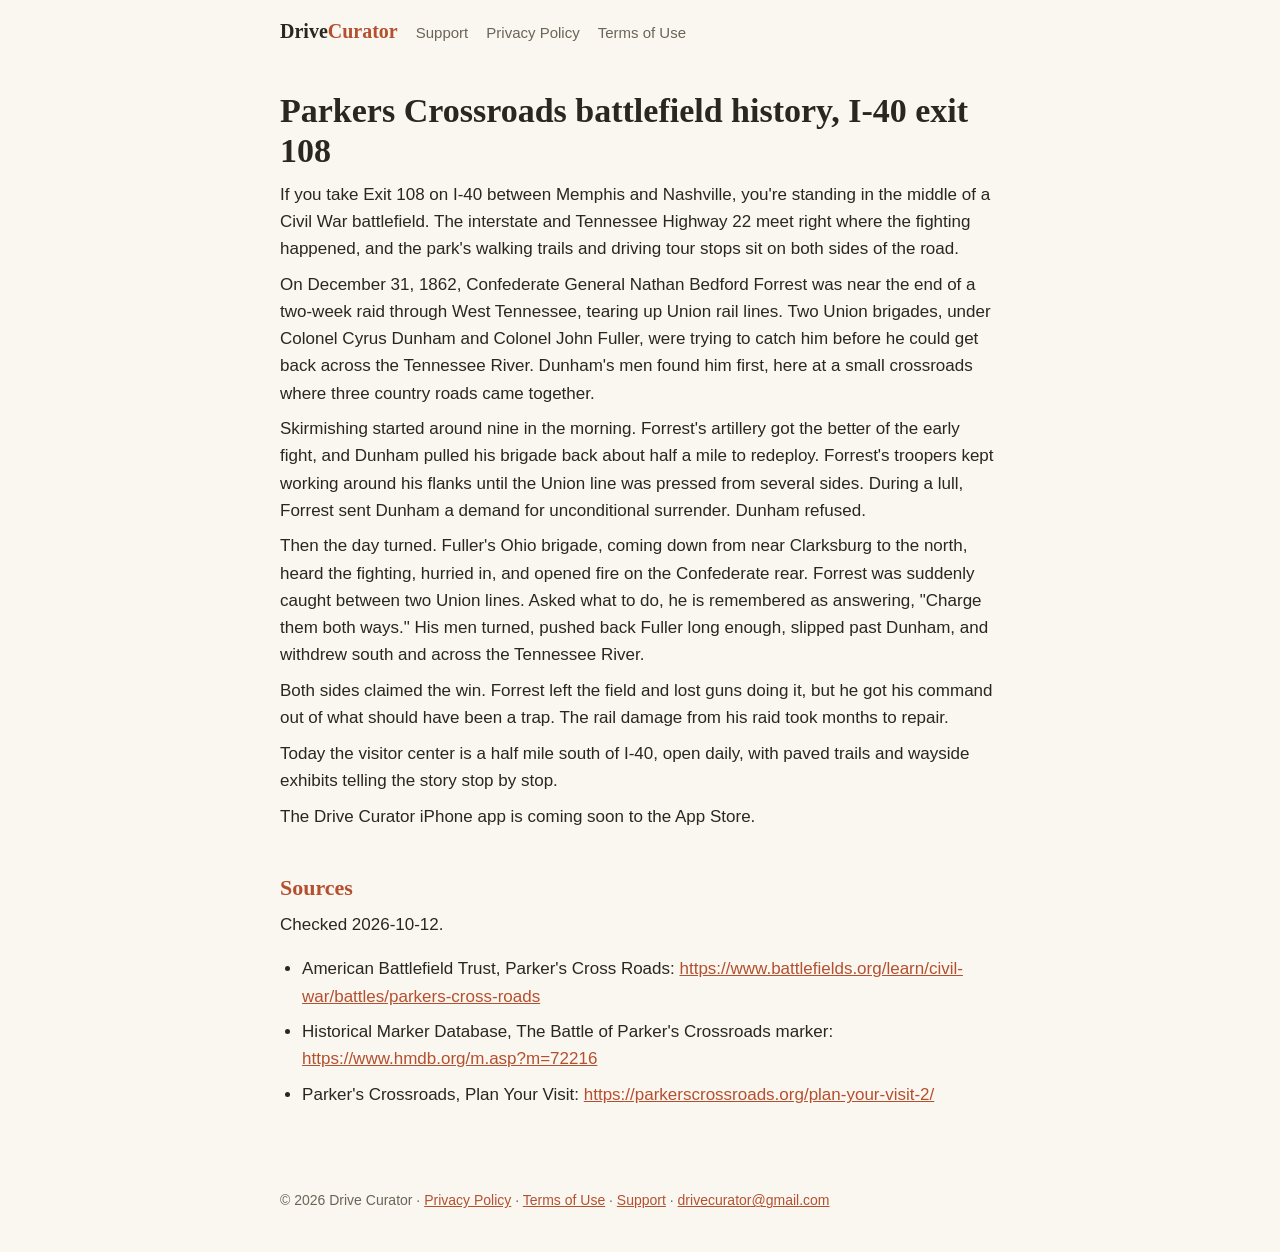
<file: stories/parkers-crossroads-i40-exit-108.html>
<!doctype html>
<html lang="en"><head><meta charset="utf-8"><meta name="viewport" content="width=device-width,initial-scale=1">
<title>Parkers Crossroads battlefield history, I-40 exit 108 &ndash; Drive Curator</title><meta name="description" content="If you take Exit 108 on I-40 between Memphis and Nashville, you&#x27;re standing in the middle of a Civil War battlefield. The interstate and Tennessee Highway 22 meet right where the fighting happened, and the park&#x27;s walking trails and driving tour stops sit on both sides of the road."><link rel="canonical" href="https://drivecurator.github.io/stories/parkers-crossroads-i40-exit-108.html"><link rel="stylesheet" href="../style.css"></head><body>
<header class="site"><a class="brand" href="../index.html">Drive<span>Curator</span></a><a class="nav" href="../support.html">Support</a><a class="nav" href="../privacy.html">Privacy Policy</a><a class="nav" href="../terms.html">Terms of Use</a></header>
<main>

<h1>Parkers Crossroads battlefield history, I-40 exit 108</h1>
<p>If you take Exit 108 on I-40 between Memphis and Nashville, you're standing in the middle of a Civil War battlefield. The interstate and Tennessee Highway 22 meet right where the fighting happened, and the park's walking trails and driving tour stops sit on both sides of the road.</p>
<p>On December 31, 1862, Confederate General Nathan Bedford Forrest was near the end of a two-week raid through West Tennessee, tearing up Union rail lines. Two Union brigades, under Colonel Cyrus Dunham and Colonel John Fuller, were trying to catch him before he could get back across the Tennessee River. Dunham's men found him first, here at a small crossroads where three country roads came together.</p>
<p>Skirmishing started around nine in the morning. Forrest's artillery got the better of the early fight, and Dunham pulled his brigade back about half a mile to redeploy. Forrest's troopers kept working around his flanks until the Union line was pressed from several sides. During a lull, Forrest sent Dunham a demand for unconditional surrender. Dunham refused.</p>
<p>Then the day turned. Fuller's Ohio brigade, coming down from near Clarksburg to the north, heard the fighting, hurried in, and opened fire on the Confederate rear. Forrest was suddenly caught between two Union lines. Asked what to do, he is remembered as answering, "Charge them both ways." His men turned, pushed back Fuller long enough, slipped past Dunham, and withdrew south and across the Tennessee River.</p>
<p>Both sides claimed the win. Forrest left the field and lost guns doing it, but he got his command out of what should have been a trap. The rail damage from his raid took months to repair.</p>
<p>Today the visitor center is a half mile south of I-40, open daily, with paved trails and wayside exhibits telling the story stop by stop.</p>
<p>The Drive Curator iPhone app is coming soon to the App Store.</p>
<h2>Sources</h2>
<p>Checked 2026-10-12.</p>
<ul>
<li>American Battlefield Trust, Parker's Cross Roads: <a href="https://www.battlefields.org/learn/civil-war/battles/parkers-cross-roads">https://www.battlefields.org/learn/civil-war/battles/parkers-cross-roads</a></li>
<li>Historical Marker Database, The Battle of Parker's Crossroads marker: <a href="https://www.hmdb.org/m.asp?m=72216">https://www.hmdb.org/m.asp?m=72216</a></li>
<li>Parker's Crossroads, Plan Your Visit: <a href="https://parkerscrossroads.org/plan-your-visit-2/">https://parkerscrossroads.org/plan-your-visit-2/</a></li>
</ul>
</main>
<footer>&copy; 2026 Drive Curator &middot; <a href="../privacy.html">Privacy Policy</a> &middot; <a href="../terms.html">Terms of Use</a> &middot; <a href="../support.html">Support</a> &middot; <a href="mailto:drivecurator@gmail.com">drivecurator@gmail.com</a></footer>
</body></html>
</file>
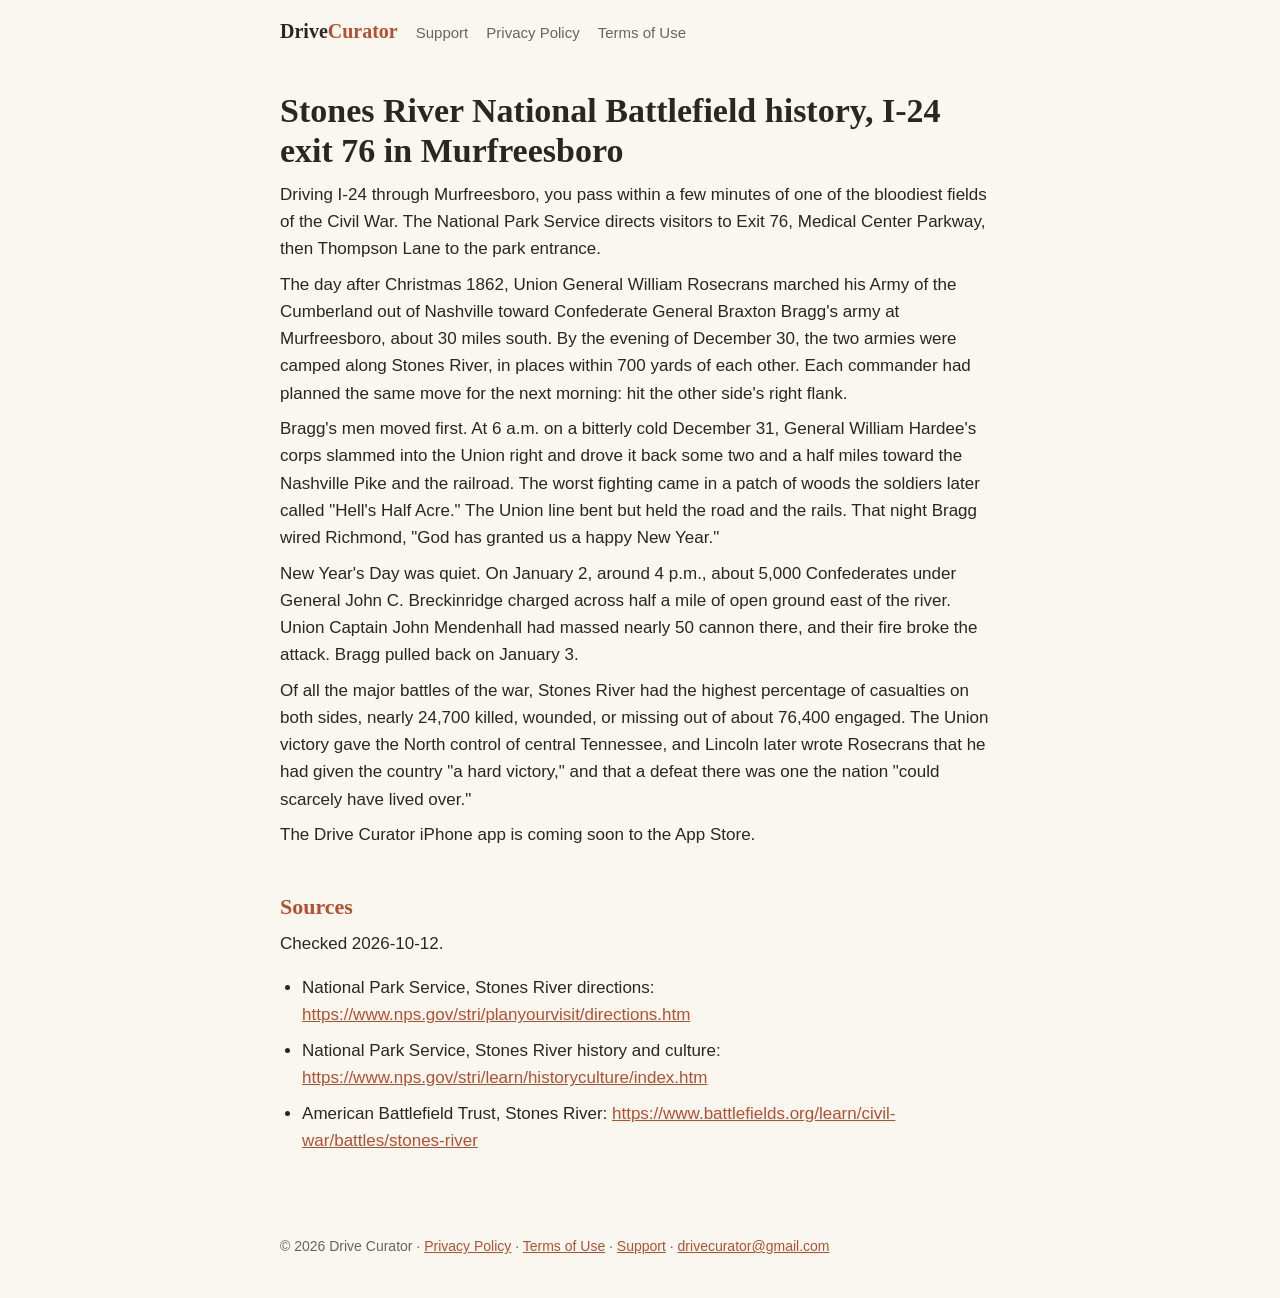
<file: stories/stones-river-battlefield-i24-exit-76.html>
<!doctype html>
<html lang="en"><head><meta charset="utf-8"><meta name="viewport" content="width=device-width,initial-scale=1">
<title>Stones River National Battlefield history, I-24 exit 76 in Murfreesboro &ndash; Drive Curator</title><meta name="description" content="Driving I-24 through Murfreesboro, you pass within a few minutes of one of the bloodiest fields of the Civil War. The National Park Service directs visitors to Exit 76, Medical Center Parkway, then Thompson Lane to the park entrance."><link rel="canonical" href="https://drivecurator.github.io/stories/stones-river-battlefield-i24-exit-76.html"><link rel="stylesheet" href="../style.css"></head><body>
<header class="site"><a class="brand" href="../index.html">Drive<span>Curator</span></a><a class="nav" href="../support.html">Support</a><a class="nav" href="../privacy.html">Privacy Policy</a><a class="nav" href="../terms.html">Terms of Use</a></header>
<main>

<h1>Stones River National Battlefield history, I-24 exit 76 in Murfreesboro</h1>
<p>Driving I-24 through Murfreesboro, you pass within a few minutes of one of the bloodiest fields of the Civil War. The National Park Service directs visitors to Exit 76, Medical Center Parkway, then Thompson Lane to the park entrance.</p>
<p>The day after Christmas 1862, Union General William Rosecrans marched his Army of the Cumberland out of Nashville toward Confederate General Braxton Bragg's army at Murfreesboro, about 30 miles south. By the evening of December 30, the two armies were camped along Stones River, in places within 700 yards of each other. Each commander had planned the same move for the next morning: hit the other side's right flank.</p>
<p>Bragg's men moved first. At 6 a.m. on a bitterly cold December 31, General William Hardee's corps slammed into the Union right and drove it back some two and a half miles toward the Nashville Pike and the railroad. The worst fighting came in a patch of woods the soldiers later called "Hell's Half Acre." The Union line bent but held the road and the rails. That night Bragg wired Richmond, "God has granted us a happy New Year."</p>
<p>New Year's Day was quiet. On January 2, around 4 p.m., about 5,000 Confederates under General John C. Breckinridge charged across half a mile of open ground east of the river. Union Captain John Mendenhall had massed nearly 50 cannon there, and their fire broke the attack. Bragg pulled back on January 3.</p>
<p>Of all the major battles of the war, Stones River had the highest percentage of casualties on both sides, nearly 24,700 killed, wounded, or missing out of about 76,400 engaged. The Union victory gave the North control of central Tennessee, and Lincoln later wrote Rosecrans that he had given the country "a hard victory," and that a defeat there was one the nation "could scarcely have lived over."</p>
<p>The Drive Curator iPhone app is coming soon to the App Store.</p>
<h2>Sources</h2>
<p>Checked 2026-10-12.</p>
<ul>
<li>National Park Service, Stones River directions: <a href="https://www.nps.gov/stri/planyourvisit/directions.htm">https://www.nps.gov/stri/planyourvisit/directions.htm</a></li>
<li>National Park Service, Stones River history and culture: <a href="https://www.nps.gov/stri/learn/historyculture/index.htm">https://www.nps.gov/stri/learn/historyculture/index.htm</a></li>
<li>American Battlefield Trust, Stones River: <a href="https://www.battlefields.org/learn/civil-war/battles/stones-river">https://www.battlefields.org/learn/civil-war/battles/stones-river</a></li>
</ul>
</main>
<footer>&copy; 2026 Drive Curator &middot; <a href="../privacy.html">Privacy Policy</a> &middot; <a href="../terms.html">Terms of Use</a> &middot; <a href="../support.html">Support</a> &middot; <a href="mailto:drivecurator@gmail.com">drivecurator@gmail.com</a></footer>
</body></html>
</file>
<file: style.css>
:root{--bg:#FAF7F1;--ink:#2a2620;--muted:#6b6457;--accent:#B5502F;--card:#fff;--line:#e6dfd0}
@media (prefers-color-scheme:dark){:root{--bg:#16140F;--ink:#f1ebdd;--muted:#a79f8f;--accent:#e0805f;--card:#201d17;--line:#38332a}}
*{box-sizing:border-box}
body{margin:0;background:var(--bg);color:var(--ink);font:17px/1.6 -apple-system,BlinkMacSystemFont,"Segoe UI",Roboto,Helvetica,Arial,sans-serif}
main{max-width:760px;margin:0 auto;padding:32px 20px 64px}
header.site{max-width:760px;margin:0 auto;padding:20px 20px 0;display:flex;gap:18px;align-items:baseline;flex-wrap:wrap}
header.site .brand{font:700 20px Georgia,serif;color:var(--ink);text-decoration:none}
header.site .brand span{color:var(--accent)}
header.site a.nav{color:var(--muted);text-decoration:none;font-size:15px}
header.site a.nav:hover{color:var(--accent)}
h1{font:700 34px/1.2 Georgia,"Times New Roman",serif;margin:.4em 0 .2em}
h2{font:700 22px/1.3 Georgia,serif;margin:2em 0 .4em;color:var(--accent)}
h3{font-size:18px;margin:1.4em 0 .3em}
p,li{margin:.5em 0}
ul{padding-left:1.3em}
a{color:var(--accent)}
.meta{color:var(--muted);font-size:15px}
.card{background:var(--card);border:1px solid var(--line);border-radius:14px;padding:4px 20px 12px;margin:16px 0}
details{border-bottom:1px solid var(--line);padding:12px 0}
details summary{cursor:pointer;font-weight:600}
details[open] summary{color:var(--accent)}
table{border-collapse:collapse;width:100%;font-size:15px;margin:12px 0}
th,td{border:1px solid var(--line);padding:8px 10px;text-align:left;vertical-align:top}
th{background:var(--card)}
footer{max-width:760px;margin:0 auto;padding:0 20px 40px;color:var(--muted);font-size:14px}
</file>
<file: preview/style.css>
:root{--bg:#faf6ee;--ink:#1c1915;--muted:#625b52;--accent:#c75b3a;--card:#fff;--line:#e8dfd0}
*{box-sizing:border-box}
html{-webkit-text-size-adjust:100%}
body{margin:0;background:var(--bg);color:var(--ink);font:18px/1.6 Georgia,"Times New Roman",serif}
h1,h2,h3,.btn,.brand,nav{font-family:-apple-system,"Segoe UI",Roboto,Helvetica,Arial,sans-serif}
a{color:var(--accent)}
.wrap{max-width:720px;margin:0 auto;padding:0 20px}
header.site{padding:16px 0;border-bottom:1px solid var(--line)}
header.site .wrap{display:flex;justify-content:space-between;align-items:center}
.brand{font-weight:800;font-size:1.15rem;color:var(--ink);text-decoration:none}
.brand span{color:var(--accent)}
nav a{margin-left:16px;font-size:.95rem}
h1{font-size:2rem;line-height:1.15;margin:.8em 0 .4em}
h2{font-size:1.4rem;margin:1.8em 0 .5em}
.lead{font-size:1.15rem;color:var(--muted)}
section{padding:8px 0}
.video{display:block;width:100%;max-width:340px;margin:16px auto;border-radius:16px;background:#000}
.shots{display:grid;grid-template-columns:1fr;gap:16px;justify-items:center;margin:16px 0}
.shots img{width:100%;max-width:300px;height:auto;border-radius:14px;border:1px solid var(--line)}
.wide{width:100%;height:auto;border-radius:14px;border:1px solid var(--line)}
.btn{display:inline-block;padding:14px 22px;border-radius:12px;background:var(--accent);color:#fff;font-weight:700;text-decoration:none;font-size:1rem}
.btn.is-disabled{background:#d9d1c4;color:#4a443c;cursor:not-allowed}
.btn.secondary{background:transparent;color:var(--accent);border:2px solid var(--accent)}
.card{background:var(--card);border:1px solid var(--line);border-radius:14px;padding:16px 20px;margin:16px 0}
.price{font-family:-apple-system,"Segoe UI",Roboto,Arial,sans-serif;font-size:1.6rem;font-weight:800}
.qr{display:flex;align-items:center;justify-content:center;width:160px;height:160px;border:2px dashed var(--muted);border-radius:12px;color:var(--muted);text-align:center;font:.9rem/1.3 -apple-system,Arial,sans-serif;padding:12px;margin:12px 0}
footer{margin-top:40px;padding:24px 0;border-top:1px solid var(--line);color:var(--muted);font-size:.95rem}
@media(min-width:640px){h1{font-size:2.6rem}.shots{grid-template-columns:repeat(3,1fr)}}
</file>
